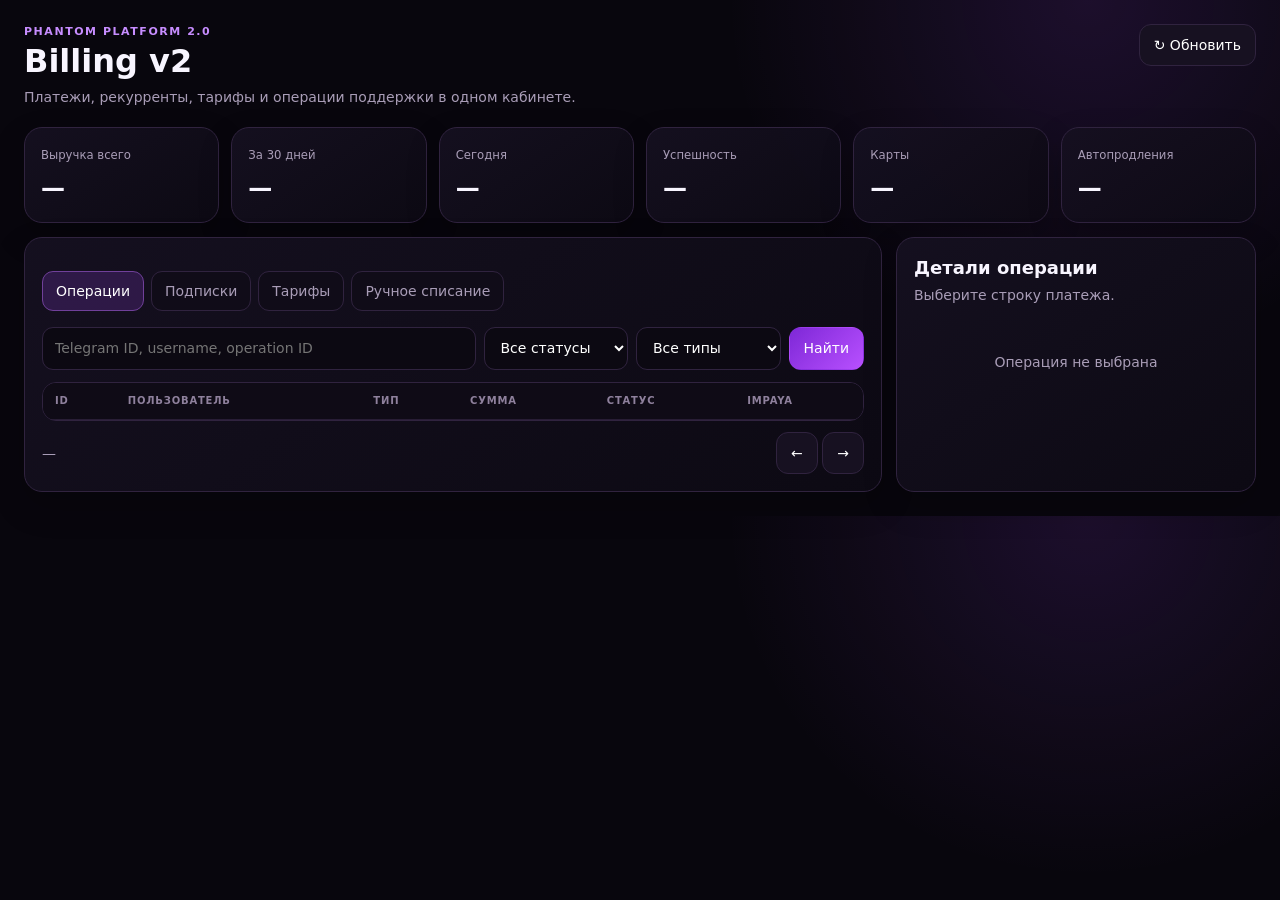
<file: app/static/admin/billing-v2.html>
<!doctype html>
<html lang="ru"><head><meta charset="utf-8"><meta name="viewport" content="width=device-width,initial-scale=1"><meta name="color-scheme" content="dark"><title>Billing v2 · Phantom</title>
<style>
:root{--bg:#08060d;--panel:#100c18;--panel2:#151020;--line:#30233f;--text:#f8f5ff;--muted:#a99db7;--accent:#a84cff;--green:#42d392;--red:#ff667d;--yellow:#ffc75f;--blue:#65a7ff}*{box-sizing:border-box}body{margin:0;background:radial-gradient(circle at 85% 0,rgba(168,76,255,.13),transparent 30%),var(--bg);color:var(--text);font:14px/1.45 Inter,system-ui,sans-serif}.wrap{max-width:1540px;margin:auto;padding:24px}.top{display:flex;justify-content:space-between;gap:18px;align-items:flex-start;margin-bottom:20px}.eyebrow{color:#c78dff;font-size:11px;font-weight:900;letter-spacing:.14em;text-transform:uppercase}.top h1{font-size:32px;line-height:1.05;margin:5px 0 8px}.muted{color:var(--muted)}button,input,select,textarea{font:inherit}.btn{border:1px solid var(--line);border-radius:12px;background:#171121;color:white;padding:10px 14px;cursor:pointer}.btn:hover{border-color:#70449c}.btn.primary{background:linear-gradient(135deg,#7e28d7,#b850ff);border-color:transparent}.btn.danger{background:rgba(255,102,125,.1);color:#ff9bad;border-color:rgba(255,102,125,.3)}.metrics{display:grid;grid-template-columns:repeat(6,minmax(0,1fr));gap:12px}.metric,.card{background:linear-gradient(145deg,rgba(21,16,32,.97),rgba(13,10,20,.97));border:1px solid var(--line);border-radius:18px;box-shadow:0 14px 34px rgba(0,0,0,.2)}.metric{padding:16px}.metric b{display:block;font-size:24px;margin-top:7px}.metric small{color:var(--muted)}.layout{display:grid;grid-template-columns:minmax(0,1fr) 360px;gap:14px;margin-top:14px}.card{padding:17px}.card h2{font-size:18px;margin:0 0 4px}.tabs{display:flex;gap:7px;flex-wrap:wrap;margin:16px 0}.tab{border:1px solid var(--line);background:#100c18;color:var(--muted);padding:9px 13px;border-radius:11px;cursor:pointer}.tab.active{background:rgba(168,76,255,.18);border-color:#70409a;color:white}.pane{display:none}.pane.active{display:block}.filters{display:grid;grid-template-columns:1.5fr repeat(2,minmax(130px,.5fr)) auto;gap:8px;margin-bottom:12px}.input{width:100%;background:#0c0912;border:1px solid var(--line);color:white;border-radius:11px;padding:10px 12px;outline:none}.input:focus{border-color:#8050a7}.tablebox{overflow:auto;border:1px solid var(--line);border-radius:14px}table{width:100%;border-collapse:collapse;min-width:940px}th,td{padding:11px 12px;border-bottom:1px solid rgba(48,35,63,.75);text-align:left;vertical-align:top}th{font-size:10px;letter-spacing:.08em;text-transform:uppercase;color:#8f819d;background:#0f0b16;position:sticky;top:0}tr{cursor:pointer}tbody tr:hover{background:rgba(168,76,255,.06)}.badge{display:inline-flex;padding:5px 8px;border-radius:999px;font-size:11px;font-weight:800;background:#26202f}.badge.paid{color:#7cf0b6;background:rgba(66,211,146,.12)}.badge.failed{color:#ff8ca0;background:rgba(255,102,125,.12)}.badge.pending,.badge.processing{color:#ffd685;background:rgba(255,199,95,.12)}.mono{font-family:ui-monospace,SFMono-Regular,monospace;font-size:12px}.clip{max-width:200px;white-space:nowrap;overflow:hidden;text-overflow:ellipsis}.pager{display:flex;justify-content:space-between;align-items:center;margin-top:11px}.sidepanel{position:sticky;top:18px;max-height:calc(100vh - 36px);overflow:auto}.detailgrid{display:grid;grid-template-columns:1fr 1fr;gap:9px}.kv{border:1px solid var(--line);border-radius:12px;padding:10px;background:#0d0a13}.kv small{display:block;color:var(--muted);font-size:10px;margin-bottom:4px}.json{white-space:pre-wrap;word-break:break-word;background:#09070d;border:1px solid var(--line);border-radius:12px;padding:12px;max-height:330px;overflow:auto;color:#d9c9e8}.empty{padding:34px;text-align:center;color:var(--muted)}.subscription{display:grid;grid-template-columns:1fr auto;gap:12px;padding:13px;border:1px solid var(--line);border-radius:14px;margin-bottom:9px;background:#0d0a13}.switch{display:flex;align-items:center;gap:8px}.tariffs{display:grid;grid-template-columns:repeat(3,1fr);gap:12px}.field label{display:block;color:var(--muted);font-size:11px;margin:0 0 5px}.notice{padding:11px 13px;border-radius:12px;margin:10px 0;background:rgba(101,167,255,.1);border:1px solid rgba(101,167,255,.25);color:#cce0ff}.error{background:rgba(255,102,125,.1);border-color:rgba(255,102,125,.3);color:#ffb2be}.hidden{display:none!important}@media(max-width:1200px){.metrics{grid-template-columns:repeat(3,1fr)}.layout{grid-template-columns:1fr}.sidepanel{position:static;max-height:none}}@media(max-width:700px){.wrap{padding:14px}.top{display:block}.top .btn{margin-top:12px}.metrics{grid-template-columns:repeat(2,1fr)}.filters{grid-template-columns:1fr 1fr}.filters input{grid-column:1/-1}.tariffs{grid-template-columns:1fr}.detailgrid{grid-template-columns:1fr}.metric b{font-size:20px}}
</style></head><body><main class="wrap">
<header class="top"><div><div class="eyebrow">Phantom Platform 2.0</div><h1>Billing v2</h1><div class="muted">Платежи, рекурренты, тарифы и операции поддержки в одном кабинете.</div></div><button class="btn" id="refresh">↻ Обновить</button></header>
<section class="metrics" id="metrics"><div class="metric"><small>Выручка всего</small><b>—</b></div><div class="metric"><small>За 30 дней</small><b>—</b></div><div class="metric"><small>Сегодня</small><b>—</b></div><div class="metric"><small>Успешность</small><b>—</b></div><div class="metric"><small>Карты</small><b>—</b></div><div class="metric"><small>Автопродления</small><b>—</b></div></section>
<div class="layout"><section class="card"><div class="tabs"><button class="tab active" data-tab="payments">Операции</button><button class="tab" data-tab="subscriptions">Подписки</button><button class="tab" data-tab="tariffs">Тарифы</button><button class="tab" data-tab="manual">Ручное списание</button></div>
<div class="pane active" id="payments"><div class="filters"><input class="input" id="q" placeholder="Telegram ID, username, operation ID"><select class="input" id="status"><option value="all">Все статусы</option><option value="paid">Успешные</option><option value="failed">Ошибки</option><option value="pending">Ожидают</option><option value="processing">Обрабатываются</option></select><select class="input" id="kind"><option value="all">Все типы</option><option value="initial">Первый платёж</option><option value="renewal">Продление</option><option value="fallback">Резервный</option><option value="manual">Ручной</option></select><button class="btn primary" id="apply">Найти</button></div><div class="tablebox"><table><thead><tr><th>ID</th><th>Пользователь</th><th>Тип</th><th>Сумма</th><th>Статус</th><th>Impaya</th><th>Дата</th></tr></thead><tbody id="paymentRows"></tbody></table></div><div class="pager"><span class="muted" id="pageInfo">—</span><div><button class="btn" id="prev">←</button> <button class="btn" id="next">→</button></div></div></div>
<div class="pane" id="subscriptions"><div id="subscriptionRows" class="empty">Загрузка…</div></div>
<div class="pane" id="tariffs"><div class="notice">Изменения применяются ко всем новым платежам и автоматическим продлениям.</div><div class="tariffs"><div class="field"><label>Первый платёж, ₽</label><input class="input" type="number" id="initialRub"></div><div class="field"><label>Продление, ₽</label><input class="input" type="number" id="renewalRub"></div><div class="field"><label>Резервный тариф, ₽</label><input class="input" type="number" id="fallbackRub"></div></div><button class="btn primary" id="saveTariffs" style="margin-top:12px">Сохранить тарифы</button><div id="tariffMsg"></div></div>
<div class="pane" id="manual"><div class="notice">Списание создаётся как заявка и требует отдельного шестизначного подтверждения.</div><div class="detailgrid"><div class="field"><label>ID пользователя</label><input class="input" type="number" id="manualUser"></div><div class="field"><label>Сумма, ₽</label><input class="input" type="number" id="manualAmount"></div><div class="field"><label>Дней доступа</label><input class="input" type="number" id="manualDays" value="0"></div><div class="field"><label>Причина</label><input class="input" id="manualReason" placeholder="Номер обращения или основание"></div></div><button class="btn primary" id="prepareManual" style="margin-top:12px">Подготовить списание</button><div id="manualConfirm" class="hidden"><div class="notice" id="manualSummary"></div><div class="field"><label>Код подтверждения</label><input class="input" id="manualCode"></div><button class="btn danger" id="confirmManual" style="margin-top:10px">Подтвердить и списать</button></div><div id="manualMsg"></div></div>
</section><aside class="card sidepanel"><h2>Детали операции</h2><div class="muted" style="margin-bottom:13px">Выберите строку платежа.</div><div id="details" class="empty">Операция не выбрана</div></aside></div></main>
<script>
const token=()=>sessionStorage.getItem('adminToken')||localStorage.getItem('adminToken');const headers=()=>({'Authorization':'Bearer '+token(),'Content-Type':'application/json'});const money=v=>new Intl.NumberFormat('ru-RU',{style:'currency',currency:'RUB',maximumFractionDigits:0}).format(v||0);const dt=v=>v?new Date(v).toLocaleString('ru-RU'):'—';const esc=s=>String(s??'').replace(/[&<>"']/g,c=>({'&':'&amp;','<':'&lt;','>':'&gt;','"':'&quot;',"'":'&#39;'}[c]));async function api(url,opt={}){const r=await fetch(url,{...opt,headers:{...headers(),...(opt.headers||{})}});if(r.status===401){location.href='/admin';throw Error('Требуется вход')}const data=await r.json().catch(()=>({}));if(!r.ok)throw Error(data.detail||data.error?.message||'Ошибка запроса');return data}
let offset=0,limit=30,total=0,requestId=null;async function loadOverview(){const d=await api('/api/admin/impaya/overview');const vals=[money(d.revenue.all_time),money(d.revenue.last_30d),money(d.revenue.today),d.payments.success_rate+'%',d.subscriptions.cards_bound,d.subscriptions.auto_renew_enabled];document.querySelectorAll('#metrics b').forEach((e,i)=>e.textContent=vals[i]);initialRub.value=d.tariffs.initial_rub;renewalRub.value=d.tariffs.renewal_rub;fallbackRub.value=d.tariffs.fallback_rub}
const badge=s=>`<span class="badge ${esc(s)}">${({paid:'Оплачен',failed:'Ошибка',pending:'Ожидает',processing:'Обработка'})[s]||esc(s)}</span>`;async function loadPayments(){paymentRows.innerHTML='<tr><td colspan="7" class="empty">Загрузка…</td></tr>';const p=new URLSearchParams({status:status.value,kind:kind.value,q:q.value,limit,offset});const d=await api('/api/admin/impaya/payments?'+p);total=d.total;paymentRows.innerHTML=d.items.length?d.items.map(x=>`<tr data-id="${x.id}"><td>#${x.id}</td><td><b>${esc(x.name||x.username||x.telegram_id)}</b><br><span class="muted">${esc(x.username?'@'+x.username:x.telegram_id)}</span></td><td>${esc(x.kind)}</td><td><b>${money(x.amount)}</b></td><td>${badge(x.status)}</td><td><div class="mono clip" title="${esc(x.transaction_id||x.external_id)}">${esc(x.transaction_id||x.external_id)}</div><span class="muted">${esc(x.state||'')}</span></td><td>${dt(x.paid_at||x.created_at)}</td></tr>`).join(''):'<tr><td colspan="7" class="empty">Операции не найдены</td></tr>';pageInfo.textContent=`${offset+1}–${Math.min(offset+d.items.length,total)} из ${total}`;paymentRows.querySelectorAll('tr[data-id]').forEach(r=>r.onclick=()=>loadDetails(r.dataset.id));prev.disabled=offset===0;next.disabled=offset+limit>=total}
async function loadDetails(id){details.innerHTML='Загрузка…';const x=await api('/api/admin/impaya/payments/'+id);details.innerHTML=`<div class="detailgrid"><div class="kv"><small>Статус</small>${badge(x.status)}</div><div class="kv"><small>Сумма</small><b>${money(x.amount)}</b></div><div class="kv"><small>Пользователь</small>${esc(x.name||x.username||x.telegram_id)}</div><div class="kv"><small>Тип</small>${esc(x.kind)}</div><div class="kv"><small>Operation ID</small><div class="mono">${esc(x.external_id)}</div></div><div class="kv"><small>Transaction ID</small><div class="mono">${esc(x.transaction_id||'—')}</div></div></div>${x.error?`<div class="notice error"><b>${esc(x.error_code||'Ошибка')}</b><br>${esc(x.error)}</div>`:''}<h3>Payload</h3><pre class="json">${esc(JSON.stringify(x.payload,null,2))}</pre>`}
async function loadSubscriptions(){const d=await api('/api/admin/impaya/subscriptions');subscriptionRows.className='';subscriptionRows.innerHTML=d.items.length?d.items.map(x=>`<div class="subscription"><div><b>${esc(x.name||x.username||x.telegram_id)}</b><br><span class="muted">${esc(x.username?'@'+x.username:x.telegram_id)} · ${esc(x.pan_mask||'карта без маски')} · ${esc(x.bank_name||'банк не определён')}</span><br><small class="muted">VIP до ${dt(x.vip_ends_at)}</small></div><label class="switch"><input type="checkbox" data-renew="${x.user_id}" ${x.auto_renew?'checked':''}> Автопродление</label></div>`).join(''):'<div class="empty">Привязок пока нет</div>';subscriptionRows.querySelectorAll('[data-renew]').forEach(e=>e.onchange=async()=>{try{await api('/api/admin/impaya/subscriptions/'+e.dataset.renew+'/auto-renew',{method:'PATCH',body:JSON.stringify({enabled:e.checked})})}catch(err){e.checked=!e.checked;alert(err.message)}})}
function tab(name){document.querySelectorAll('.tab,.pane').forEach(e=>e.classList.remove('active'));document.querySelector(`.tab[data-tab="${name}"]`).classList.add('active');document.getElementById(name).classList.add('active');if(name==='subscriptions')loadSubscriptions()};document.querySelectorAll('.tab').forEach(e=>e.onclick=()=>tab(e.dataset.tab));apply.onclick=()=>{offset=0;loadPayments()};prev.onclick=()=>{offset=Math.max(0,offset-limit);loadPayments()};next.onclick=()=>{offset+=limit;loadPayments()};refresh.onclick=()=>Promise.all([loadOverview(),loadPayments()]);saveTariffs.onclick=async()=>{try{await api('/api/admin/impaya/tariffs',{method:'PATCH',body:JSON.stringify({initial_rub:+initialRub.value,renewal_rub:+renewalRub.value,fallback_rub:+fallbackRub.value})});tariffMsg.innerHTML='<div class="notice">Тарифы сохранены</div>';loadOverview()}catch(e){tariffMsg.innerHTML='<div class="notice error">'+esc(e.message)+'</div>'}};prepareManual.onclick=async()=>{try{const d=await api('/api/admin/impaya/manual-charge/prepare',{method:'POST',body:JSON.stringify({user_id:+manualUser.value,amount_rub:+manualAmount.value,access_days:+manualDays.value,reason:manualReason.value})});requestId=d.request_id;manualConfirm.classList.remove('hidden');manualSummary.innerHTML=`Пользователь: <b>${esc(d.user.name||d.user.telegram_id)}</b><br>Карта: ${esc(d.card.pan_mask||'—')} · ${esc(d.card.bank_name||'—')}<br>Сумма: <b>${money(d.amount_rub)}</b><br>Код: <b class="mono">${esc(d.confirmation_code)}</b>`}catch(e){manualMsg.innerHTML='<div class="notice error">'+esc(e.message)+'</div>'}};confirmManual.onclick=async()=>{if(!requestId)return;try{confirmManual.disabled=true;const d=await api('/api/admin/impaya/manual-charge/'+requestId+'/confirm',{method:'POST',body:JSON.stringify({confirmation_code:manualCode.value})});manualMsg.innerHTML='<div class="notice">Списание выполнено: '+badge(d.status)+'</div>';manualConfirm.classList.add('hidden');loadOverview();loadPayments()}catch(e){manualMsg.innerHTML='<div class="notice error">'+esc(e.message)+'</div>'}finally{confirmManual.disabled=false}};Promise.all([loadOverview(),loadPayments()]).catch(e=>document.body.insertAdjacentHTML('afterbegin','<div class="notice error">'+esc(e.message)+'</div>');
</script></body></html>
</file>
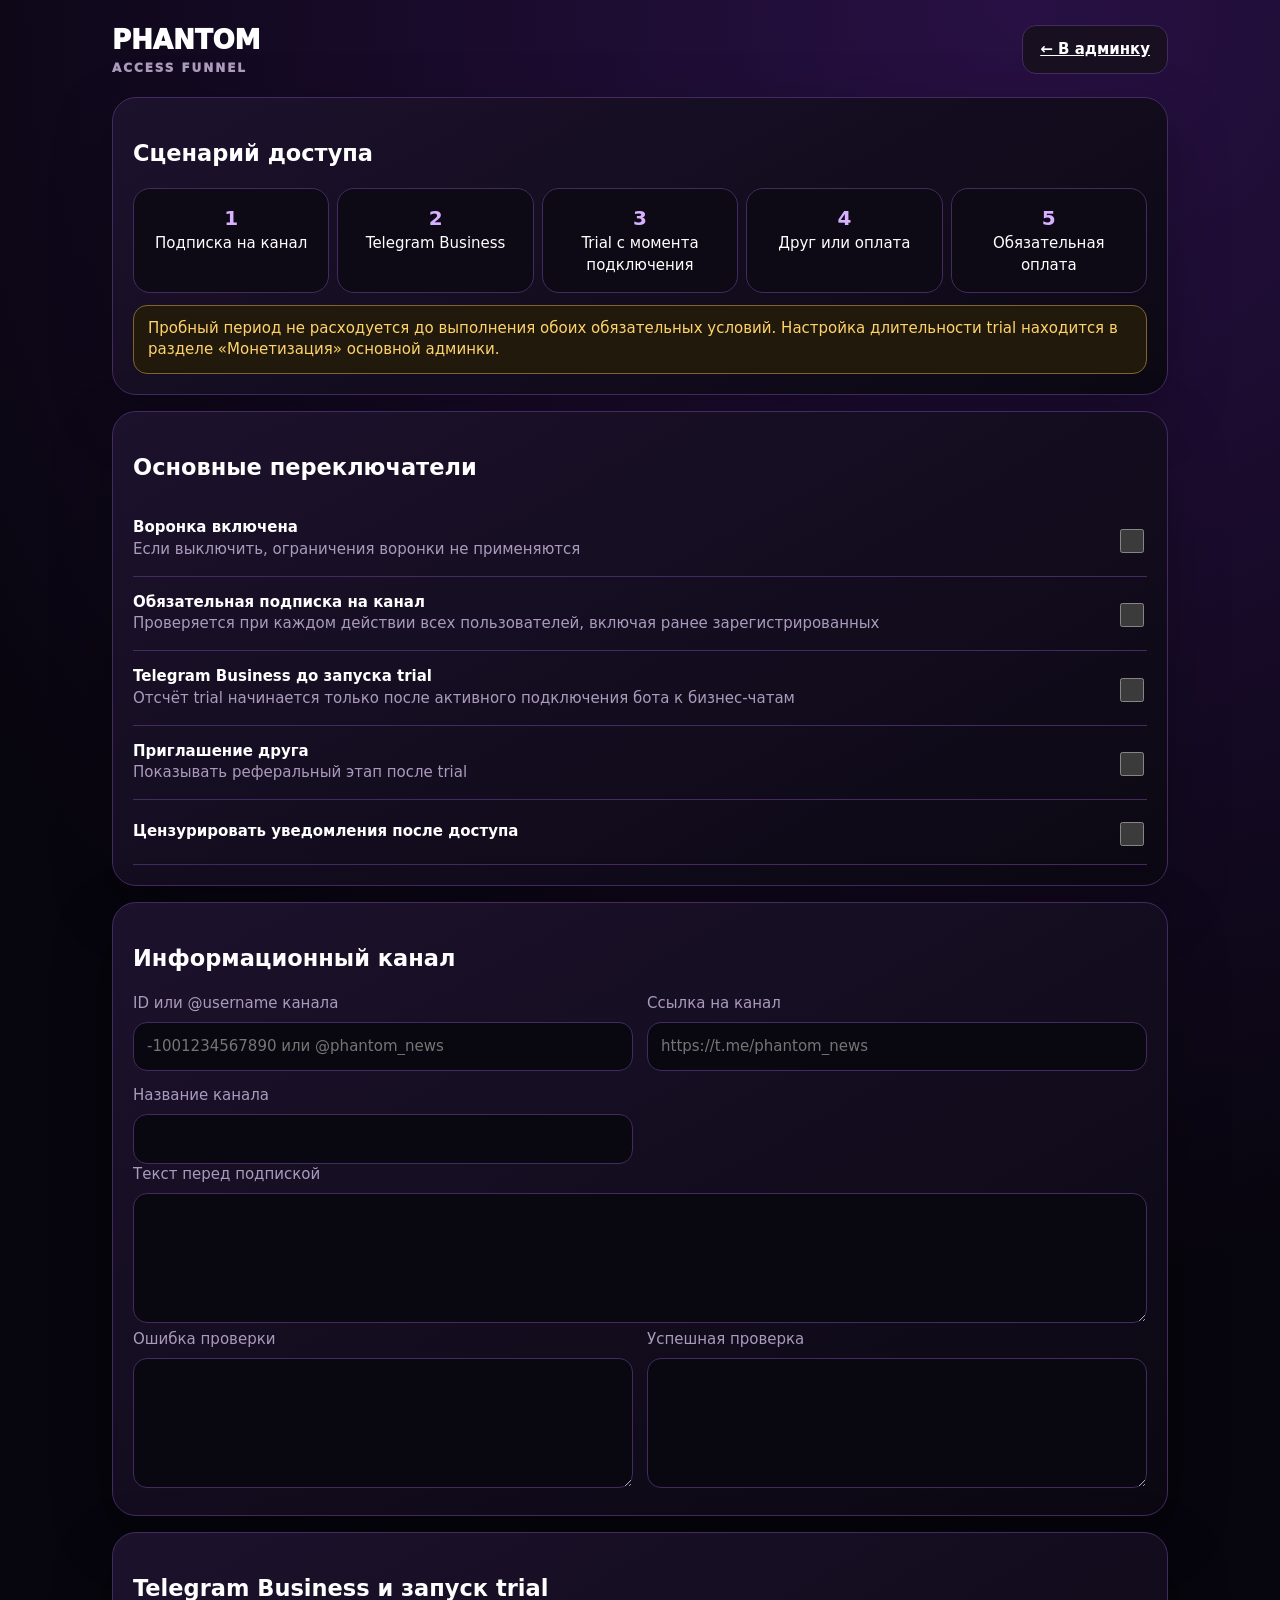
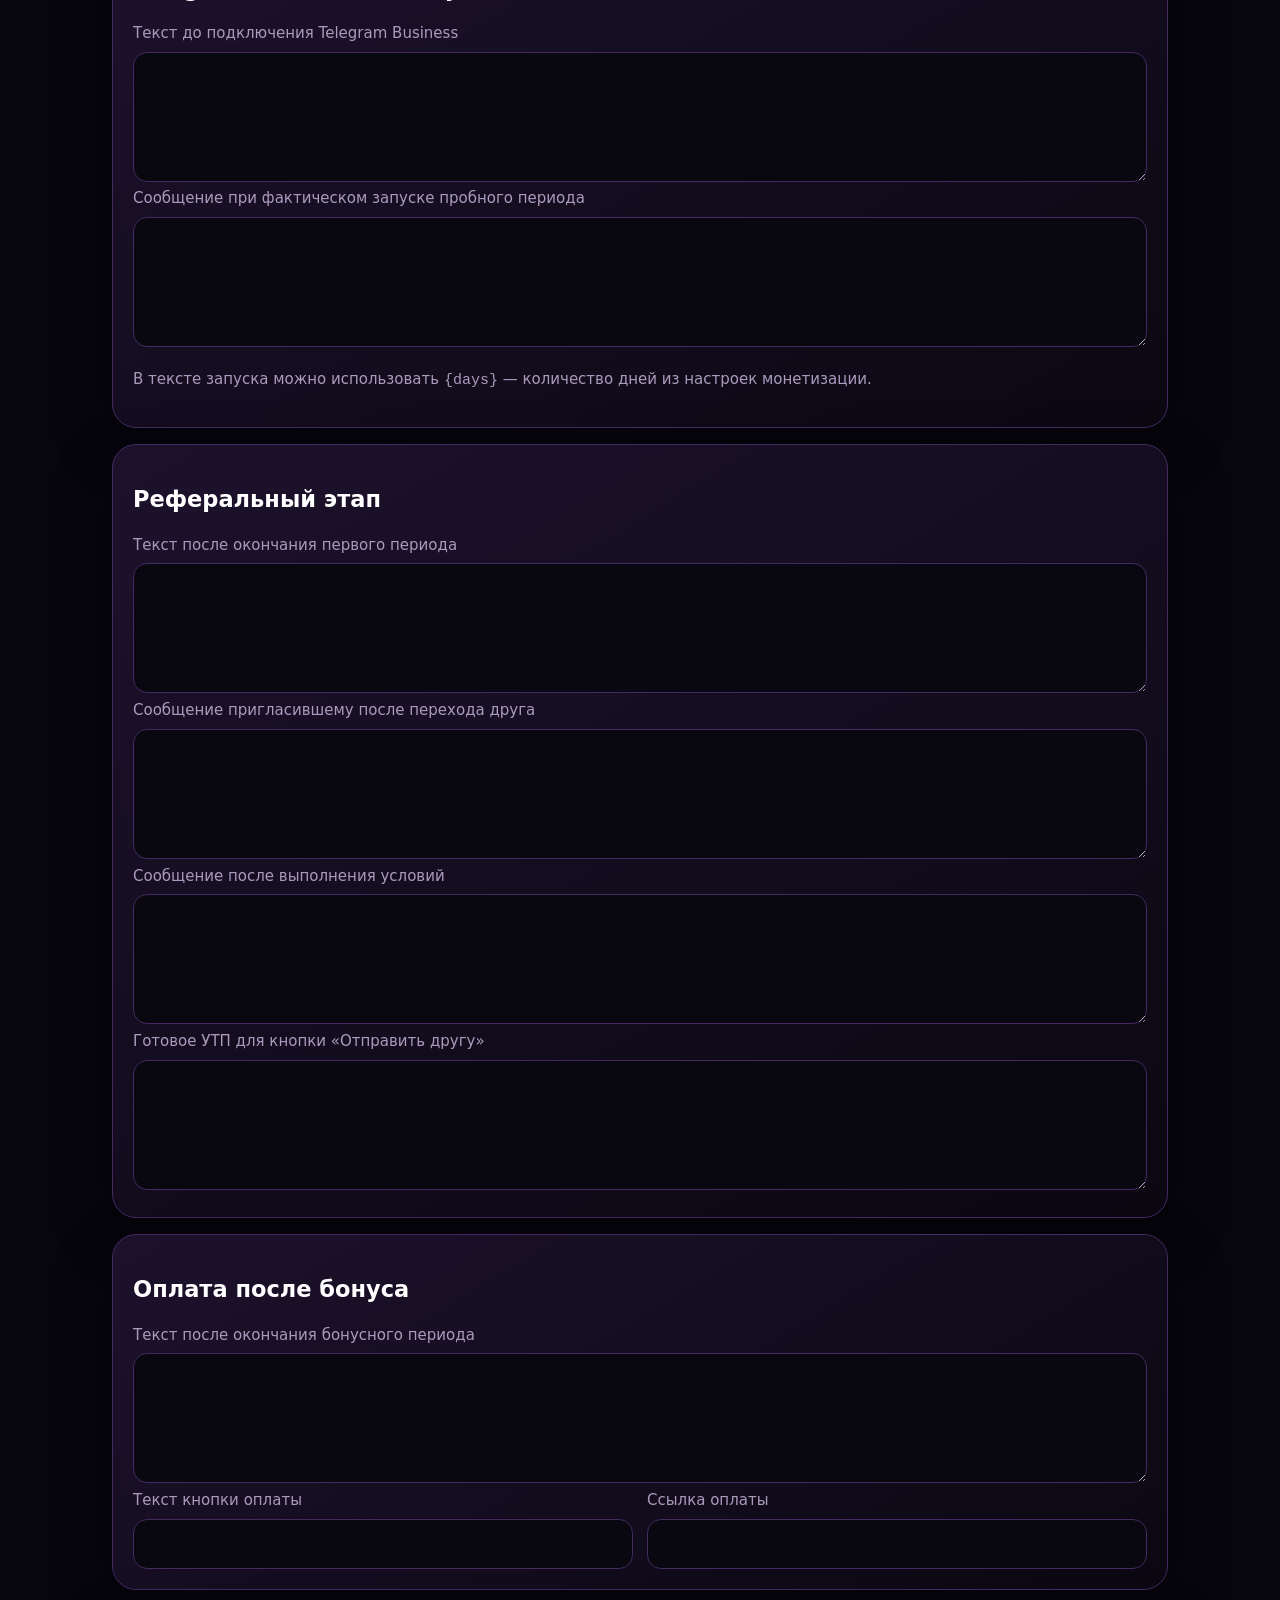
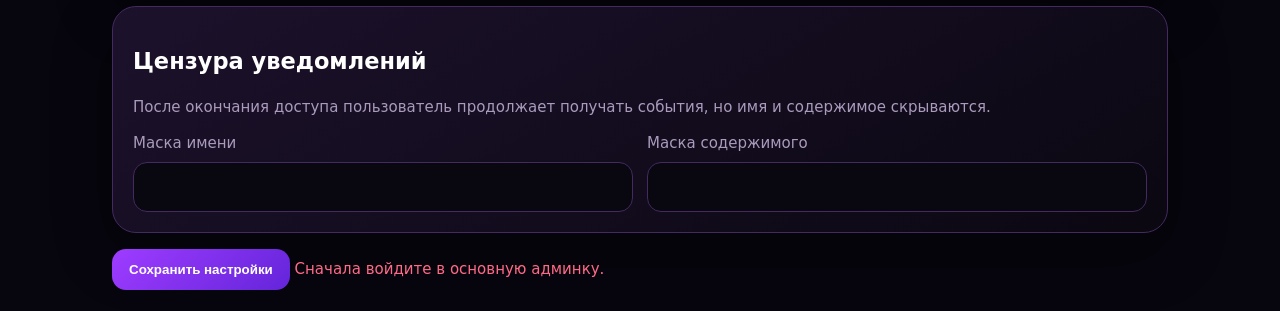
<file: app/static/admin/funnel.html>
<!doctype html>
<html lang="ru">
<head>
<meta charset="utf-8">
<meta name="viewport" content="width=device-width,initial-scale=1,viewport-fit=cover">
<meta name="color-scheme" content="dark">
<title>Phantom — Доступ и воронка</title>
<style>
:root{--bg:#07050d;--panel:#140d22;--line:#432a60;--text:#fff;--muted:#aa9bbd;--accent:#9e3cff;--green:#52dda4;--red:#ff6a88;--warn:#ffd36a}*{box-sizing:border-box}body{margin:0;background:radial-gradient(circle at 80% 0,#281044,transparent 35%),var(--bg);color:var(--text);font:15px/1.45 Inter,system-ui,sans-serif}.wrap{max-width:1100px;margin:auto;padding:22px}.top{display:flex;justify-content:space-between;gap:16px;align-items:center;margin-bottom:20px}.brand{font-size:26px;font-weight:950}.brand small{display:block;color:var(--muted);font-size:12px;letter-spacing:.16em}.card{background:linear-gradient(150deg,rgba(29,18,45,.97),rgba(11,8,18,.97));border:1px solid var(--line);border-radius:24px;padding:20px;margin-bottom:16px;box-shadow:0 20px 60px rgba(0,0,0,.25)}.grid{display:grid;grid-template-columns:1fr 1fr;gap:14px}.switch{display:flex;justify-content:space-between;align-items:center;gap:18px;padding:15px 0;border-bottom:1px solid var(--line)}.switch input{width:24px;height:24px}label{display:block;color:var(--muted)}input,textarea{width:100%;margin-top:7px;padding:13px;border-radius:14px;border:1px solid var(--line);background:#09070f;color:#fff;font:inherit}textarea{min-height:130px;resize:vertical}.primary,.ghost{border:0;border-radius:14px;padding:13px 17px;color:#fff;font-weight:800;cursor:pointer}.primary{background:linear-gradient(135deg,var(--accent),#6425da)}.ghost{background:#181021;border:1px solid var(--line)}.notice{margin-top:14px;color:var(--green)}.error{color:var(--red)}.flow{display:grid;grid-template-columns:repeat(5,1fr);gap:8px}.step{padding:15px;border:1px solid var(--line);border-radius:17px;background:#0d0915;text-align:center}.step b{display:block;font-size:20px;color:#d7b1ff}.muted{color:var(--muted)}.hint{padding:12px 14px;border:1px solid #65408d;border-radius:14px;background:#140c20;color:#d9c4ef;margin-top:12px}.important{padding:12px 14px;border:1px solid #80652b;border-radius:14px;background:#211a0c;color:var(--warn);margin-top:12px}@media(max-width:760px){.wrap{padding:14px}.grid,.flow{grid-template-columns:1fr}.top{align-items:flex-start}.brand{font-size:22px}}
</style>
</head>
<body>
<div class="wrap">
<div class="top"><div class="brand">PHANTOM<small>ACCESS FUNNEL</small></div><a class="ghost" href="/admin">← В админку</a></div>
<div class="card"><h2>Сценарий доступа</h2><div class="flow"><div class="step"><b>1</b>Подписка на канал</div><div class="step"><b>2</b>Telegram Business</div><div class="step"><b>3</b>Trial с момента подключения</div><div class="step"><b>4</b>Друг или оплата</div><div class="step"><b>5</b>Обязательная оплата</div></div><div class="important">Пробный период не расходуется до выполнения обоих обязательных условий. Настройка длительности trial находится в разделе «Монетизация» основной админки.</div></div>
<form id="form">
<div class="card"><h2>Основные переключатели</h2><div class="switch"><div><b>Воронка включена</b><div class="muted">Если выключить, ограничения воронки не применяются</div></div><input id="enabled" type="checkbox"></div><div class="switch"><div><b>Обязательная подписка на канал</b><div class="muted">Проверяется при каждом действии всех пользователей, включая ранее зарегистрированных</div></div><input id="channel_required" type="checkbox"></div><div class="switch"><div><b>Telegram Business до запуска trial</b><div class="muted">Отсчёт trial начинается только после активного подключения бота к бизнес-чатам</div></div><input id="business_required" type="checkbox"></div><div class="switch"><div><b>Приглашение друга</b><div class="muted">Показывать реферальный этап после trial</div></div><input id="referral_required" type="checkbox"></div><div class="switch"><div><b>Цензурировать уведомления после доступа</b></div><input id="redact_expired_notifications" type="checkbox"></div></div>
<div class="card"><h2>Информационный канал</h2><div class="grid"><label>ID или @username канала<input id="channel_id" placeholder="-1001234567890 или @phantom_news"></label><label>Ссылка на канал<input id="channel_url" placeholder="https://t.me/phantom_news"></label><label>Название канала<input id="channel_title"></label><div></div></div><label>Текст перед подпиской<textarea id="subscription_text"></textarea></label><div class="grid"><label>Ошибка проверки<textarea id="subscription_error_text"></textarea></label><label>Успешная проверка<textarea id="subscription_success_text"></textarea></label></div></div>
<div class="card"><h2>Telegram Business и запуск trial</h2><label>Текст до подключения Telegram Business<textarea id="business_required_text"></textarea></label><label>Сообщение при фактическом запуске пробного периода<textarea id="trial_started_text"></textarea></label><p class="muted">В тексте запуска можно использовать <code>{days}</code> — количество дней из настроек монетизации.</p></div>
<div class="card"><h2>Реферальный этап</h2><label>Текст после окончания первого периода<textarea id="referral_text"></textarea></label><label>Сообщение пригласившему после перехода друга<textarea id="referral_started_text"></textarea></label><label>Сообщение после выполнения условий<textarea id="referral_bonus_success_text"></textarea></label><label>Готовое УТП для кнопки «Отправить другу»<textarea id="referral_share_text"></textarea></label></div>
<div class="card"><h2>Оплата после бонуса</h2><label>Текст после окончания бонусного периода<textarea id="payment_required_text"></textarea></label><div class="grid"><label>Текст кнопки оплаты<input id="payment_button_text"></label><label>Ссылка оплаты<input id="payment_url"></label></div></div>
<div class="card"><h2>Цензура уведомлений</h2><p class="muted">После окончания доступа пользователь продолжает получать события, но имя и содержимое скрываются.</p><div class="grid"><label>Маска имени<input id="redacted_actor"></label><label>Маска содержимого<input id="redacted_content"></label></div></div>
<button class="primary" type="submit">Сохранить настройки</button><span id="msg"></span>
</form>
</div>
<script>
const fields=['enabled','channel_required','business_required','channel_id','channel_url','channel_title','subscription_text','subscription_error_text','subscription_success_text','business_required_text','trial_started_text','referral_required','referral_text','referral_started_text','referral_bonus_success_text','referral_share_text','payment_required_text','payment_button_text','payment_url','redact_expired_notifications','redacted_actor','redacted_content'];const bools=new Set(['enabled','channel_required','business_required','referral_required','redact_expired_notifications']);const token=sessionStorage.getItem('adminToken')||localStorage.getItem('adminToken');const msg=document.getElementById('msg');async function api(path,opt={}){const r=await fetch(path,{...opt,headers:{'Content-Type':'application/json',Authorization:`Bearer ${token}`,...(opt.headers||{})},cache:'no-store'});const d=await r.json().catch(()=>({}));if(!r.ok)throw Error(typeof d.detail==='string'?d.detail:'Ошибка API');return d}async function load(){if(!token){msg.className='error';msg.textContent=' Сначала войдите в основную админку.';return}try{const d=await api('/api/admin/funnel/settings');for(const name of fields){const el=document.getElementById(name);if(bools.has(name))el.checked=!!d.settings[name];else el.value=d.settings[name]??''}}catch(e){msg.className='error';msg.textContent=' '+e.message}}document.getElementById('form').onsubmit=async e=>{e.preventDefault();const body={};for(const name of fields){const el=document.getElementById(name);body[name]=bools.has(name)?el.checked:el.value}msg.textContent=' Сохранение…';try{const d=await api('/api/admin/funnel/settings',{method:'PATCH',body:JSON.stringify(body)});for(const name of bools){document.getElementById(name).checked=!!d.settings[name]}msg.className='notice';msg.textContent=' ✓ Сохранено'}catch(e){msg.className='error';msg.textContent=' '+e.message}};load();
</script>
</body>
</html>
</file>
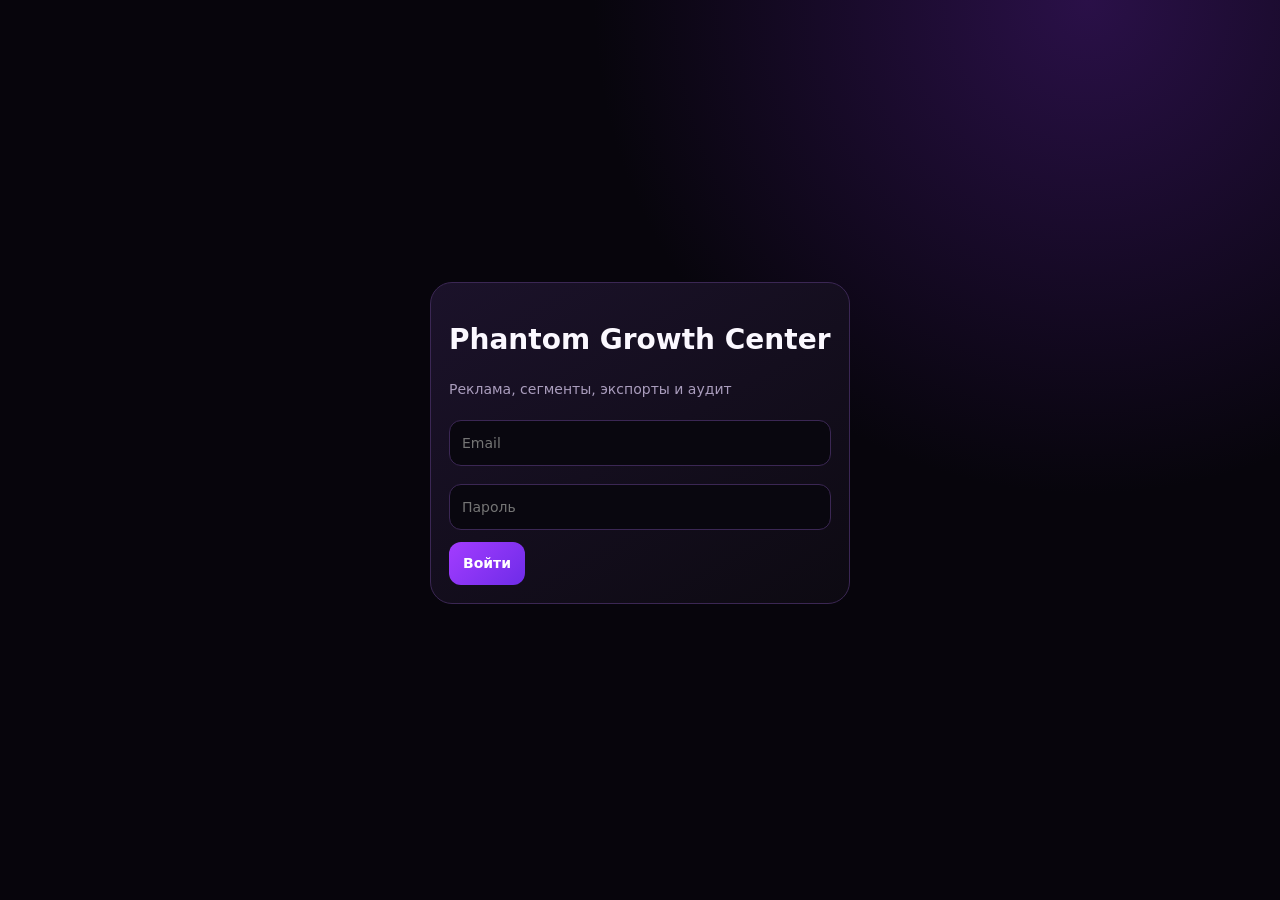
<file: app/static/admin/growth.html>
<!doctype html><html lang="ru"><head><meta charset="utf-8"><meta name="viewport" content="width=device-width,initial-scale=1,viewport-fit=cover"><meta name="color-scheme" content="dark"><title>Phantom Growth Center</title><style>:root{--bg:#07050c;--panel:#151020;--line:#3b2754;--text:#fbf8ff;--muted:#aa9dbd;--accent:#a33cff;--green:#4ee0a4;--red:#ff648c}*{box-sizing:border-box}body{margin:0;background:radial-gradient(circle at 85% 0,#2a1048,transparent 35%),var(--bg);color:var(--text);font:14px/1.45 Inter,system-ui,sans-serif}button,input,select,textarea{font:inherit}.hidden{display:none!important}.login{min-height:100dvh;display:grid;place-items:center;padding:20px}.shell{max-width:1500px;margin:auto;padding:20px}.card{background:linear-gradient(150deg,#1b122a,#0d0a12);border:1px solid var(--line);border-radius:22px;padding:18px;margin-bottom:14px}.grid{display:grid;grid-template-columns:repeat(4,minmax(0,1fr));gap:12px}.toolbar{display:flex;gap:10px;flex-wrap:wrap;align-items:center}.toolbar input,.toolbar select{margin:0;min-width:160px}.toolbar input{flex:1}input,select,textarea{width:100%;padding:12px;border-radius:12px;border:1px solid var(--line);background:#09070f;color:white;margin:6px 0 12px}.primary,.ghost{border:0;border-radius:12px;padding:11px 14px;color:white;cursor:pointer}.primary{background:linear-gradient(135deg,var(--accent),#6e2ce8);font-weight:800}.ghost{background:#171020;border:1px solid var(--line)}table{width:100%;border-collapse:collapse}th,td{padding:11px;border-bottom:1px solid var(--line);text-align:left}.muted{color:var(--muted)}.good{color:var(--green)}.bad{color:var(--red)}.badge{padding:4px 8px;border-radius:999px;background:rgba(163,60,255,.18)}.metric strong{display:block;font-size:25px;margin-top:6px}.tabs{display:flex;gap:8px;overflow:auto;margin-bottom:14px}.tabs button.active{background:rgba(163,60,255,.22)}.section{display:none}.section.active{display:block}.formgrid{display:grid;grid-template-columns:repeat(2,minmax(0,1fr));gap:12px}.modal{position:fixed;inset:0;background:rgba(0,0,0,.7);display:grid;place-items:center;padding:20px}.modal .card{width:min(560px,100%)}@media(max-width:850px){.grid{grid-template-columns:1fr 1fr}.formgrid{grid-template-columns:1fr}.shell{padding:12px}table{display:block;overflow:auto}}@media(max-width:520px){.grid{grid-template-columns:1fr}}</style></head><body><div id="login" class="login"><form id="loginForm" class="card" style="width:min(420px,100%)"><h1>Phantom Growth Center</h1><p class="muted">Реклама, сегменты, экспорты и аудит</p><input id="email" type="email" placeholder="Email" required><input id="password" type="password" placeholder="Пароль" required><div id="loginError" class="bad"></div><button class="primary">Войти</button></form></div><main id="app" class="shell hidden"><div class="toolbar" style="justify-content:space-between;margin-bottom:14px"><div><h1 style="margin:0">Phantom Growth Center</h1><div class="muted">Второй этап расширения веб-админки</div></div><div><button class="ghost" onclick="location.href='/admin'">Основная админка</button> <button id="logout" class="ghost">Выйти</button></div></div><div class="tabs"><button class="ghost active" data-tab="campaigns">Реклама и ROI</button><button class="ghost" data-tab="users">Сегменты пользователей</button><button class="ghost" data-tab="exports">Экспорт</button><button class="ghost" data-tab="audit">Журнал действий</button></div><section id="campaigns" class="section active"><div class="card"><div class="toolbar"><select id="campaignDays"><option value="7">7 дней</option><option value="30" selected>30 дней</option><option value="90">90 дней</option><option value="366">Всё время</option></select><button id="reloadCampaigns" class="primary">Обновить</button></div></div><div id="campaignMetrics" class="grid"></div><div class="card"><h2>Площадки и ссылки</h2><div id="campaignTable"></div></div></section><section id="users" class="section"><div class="card"><div class="toolbar"><input id="userSearch" placeholder="Telegram ID, username или имя"><select id="userStatus"><option value="all">Все статусы</option><option value="trial">Trial</option><option value="referral">Referral</option><option value="vip">VIP</option><option value="active">Active</option><option value="expired">Expired</option><option value="disabled">Disabled</option></select><select id="userSource"><option value="all">Все источники</option><option value="organic">Саморост</option><option value="referral">Приглашения</option></select><select id="userBusiness"><option value="all">Любой Business</option><option value="connected">Business подключён</option><option value="disconnected">Business не подключён</option></select><select id="userPayment"><option value="all">Любые оплаты</option><option value="paid">Оплачивали</option><option value="never">Не оплачивали</option></select><select id="activeDays"><option value="">Любая активность</option><option value="1">Активны сутки</option><option value="7">Активны 7 дней</option><option value="30">Активны 30 дней</option></select><button id="filterUsers" class="primary">Применить</button></div></div><div class="card"><div id="userSummary" class="muted"></div><div id="userTable"></div></div></section><section id="exports" class="section"><div class="grid"><div class="card"><h2>База пользователей</h2><p class="muted">CSV с Telegram ID, статусами и датами активности.</p><button class="primary" onclick="downloadExport('/api/admin/growth/exports/users.csv','phantom-users.csv')">Скачать пользователей</button></div><div class="card"><h2>Платежи</h2><p class="muted">CSV со всеми операциями, статусами и возвратами.</p><button class="primary" onclick="downloadExport('/api/admin/growth/exports/payments.csv','phantom-payments.csv')">Скачать платежи</button></div></div></section><section id="audit" class="section"><div class="card"><div class="toolbar" style="justify-content:space-between"><h2>Журнал действий</h2><button id="reloadAudit" class="primary">Обновить</button></div><div id="auditTable"></div></div></section></main><div id="editModal" class="modal hidden"><form id="campaignForm" class="card"><h2>Настройки площадки</h2><input id="campaignCode" readonly><input id="campaignTitle" placeholder="Название площадки" required><input id="campaignPlatform" placeholder="Платформа"><input id="campaignCost" type="number" min="0" step="0.01" placeholder="Стоимость рекламы, ₽"><textarea id="campaignNote" placeholder="Комментарий"></textarea><div class="toolbar"><button class="primary">Сохранить</button><button type="button" id="closeModal" class="ghost">Отмена</button></div></form></div><script>const state={token:sessionStorage.getItem('adminToken'),campaigns:[]};const $=s=>document.querySelector(s);const esc=v=>String(v??'').replace(/[&<>"']/g,c=>({'&':'&amp;','<':'&lt;','>':'&gt;','"':'&quot;',"'":'&#39;'}[c]));const money=v=>`${Number(v||0).toLocaleString('ru-RU',{maximumFractionDigits:2})} ₽`;const fmt=v=>v?new Date(v).toLocaleString('ru-RU'):'—';async function api(path,opt={}){const r=await fetch(path,{...opt,headers:{Authorization:`Bearer ${state.token}`,'Content-Type':'application/json',...(opt.headers||{})},cache:'no-store'});if(r.status===401){logout();throw Error('Сессия завершена')}const d=await r.json().catch(()=>({}));if(!r.ok)throw Error(d.detail||d.error?.message||'Ошибка API');return d}function logout(){sessionStorage.removeItem('adminToken');state.token=null;$('#app').classList.add('hidden');$('#login').classList.remove('hidden')}$('#logout').onclick=logout;$('#loginForm').onsubmit=async e=>{e.preventDefault();try{const r=await fetch('/api/admin/auth/login',{method:'POST',headers:{'Content-Type':'application/json'},body:JSON.stringify({email:$('#email').value,password:$('#password').value})});if(!r.ok)throw Error('Неверный email или пароль');state.token=(await r.json()).access_token;sessionStorage.setItem('adminToken',state.token);boot()}catch(x){$('#loginError').textContent=x.message}};document.querySelectorAll('[data-tab]').forEach(b=>b.onclick=()=>{document.querySelectorAll('[data-tab],.section').forEach(x=>x.classList.remove('active'));b.classList.add('active');$('#'+b.dataset.tab).classList.add('active');if(b.dataset.tab==='campaigns')loadCampaigns();if(b.dataset.tab==='users')loadUsers();if(b.dataset.tab==='audit')loadAudit()});function metric(label,value,cls=''){return `<div class="card metric"><span class="muted">${esc(label)}</span><strong class="${cls}">${esc(value)}</strong></div>`}async function loadCampaigns(){const d=await api('/api/admin/growth/campaigns?days='+$('#campaignDays').value);state.campaigns=d.items;const cost=d.items.reduce((s,x)=>s+x.cost_rub,0),revenue=d.items.reduce((s,x)=>s+x.revenue,0),regs=d.items.reduce((s,x)=>s+x.registrations,0),buyers=d.items.reduce((s,x)=>s+x.buyers,0);$('#campaignMetrics').innerHTML=[metric('Расходы',money(cost)),metric('Доход',money(revenue),'good'),metric('Регистрации',regs),metric('Покупатели',buyers),metric('Общий ROI',cost?Math.round((revenue-cost)/cost*10000)/100+'%':'—',revenue>=cost?'good':'bad'),metric('Средний CAC',regs?money(cost/regs):'—')].join('');$('#campaignTable').innerHTML=d.items.length?`<table><tr><th>Площадка</th><th>Расход</th><th>Регистрации</th><th>Покупатели</th><th>Доход</th><th>CAC</th><th>CPA</th><th>ROI</th><th></th></tr>${d.items.map((x,i)=>`<tr><td><b>${esc(x.title)}</b><div class="muted">${esc(x.platform||x.code)} · ${esc(x.code)}</div></td><td>${money(x.cost_rub)}</td><td>${x.registrations}</td><td>${x.buyers}</td><td>${money(x.revenue)}</td><td>${x.cac==null?'—':money(x.cac)}</td><td>${x.cpa==null?'—':money(x.cpa)}</td><td class="${x.roi==null?'':x.roi>=0?'good':'bad'}">${x.roi==null?'—':x.roi+'%'}</td><td><button class="ghost" onclick="editCampaign(${i})">Изменить</button></td></tr>`).join('')}</table>`:'<div class="muted">Переходов пока нет. Новая площадка появится после первого реферального перехода.</div>'}$('#reloadCampaigns').onclick=loadCampaigns;function editCampaign(i){const x=state.campaigns[i];$('#campaignCode').value=x.code;$('#campaignTitle').value=x.title;$('#campaignPlatform').value=x.platform;$('#campaignCost').value=x.cost_rub;$('#campaignNote').value=x.note;$('#editModal').classList.remove('hidden')}$('#closeModal').onclick=()=>$('#editModal').classList.add('hidden');$('#campaignForm').onsubmit=async e=>{e.preventDefault();await api('/api/admin/growth/campaigns/'+encodeURIComponent($('#campaignCode').value),{method:'PUT',body:JSON.stringify({title:$('#campaignTitle').value,platform:$('#campaignPlatform').value,cost_rub:Number($('#campaignCost').value||0),note:$('#campaignNote').value})});$('#editModal').classList.add('hidden');loadCampaigns()};async function loadUsers(){const p=new URLSearchParams({search:$('#userSearch').value,status:$('#userStatus').value,source:$('#userSource').value,business:$('#userBusiness').value,payment:$('#userPayment').value,limit:'200'});if($('#activeDays').value)p.set('active_days',$('#activeDays').value);const d=await api('/api/admin/growth/users?'+p);$('#userSummary').textContent=`Найдено пользователей: ${d.total}`;$('#userTable').innerHTML=d.items.length?`<table><tr><th>Пользователь</th><th>Telegram ID</th><th>Статус</th><th>Регистрация</th><th>Последняя активность</th></tr>${d.items.map(x=>`<tr><td><b>${esc(x.name||x.username||'Без имени')}</b><div class="muted">@${esc(x.username||'—')}</div></td><td>${x.telegram_id}</td><td><span class="badge">${esc(x.subscription_status)}</span></td><td>${fmt(x.registered_at)}</td><td>${fmt(x.last_seen_at)}</td></tr>`).join('')}</table>`:'<div class="muted">Ничего не найдено</div>'}$('#filterUsers').onclick=loadUsers;async function downloadExport(path,name){const r=await fetch(path,{headers:{Authorization:`Bearer ${state.token}`}});if(!r.ok)throw Error('Не удалось подготовить файл');const blob=await r.blob(),url=URL.createObjectURL(blob),a=document.createElement('a');a.href=url;a.download=name;a.click();URL.revokeObjectURL(url)}async function loadAudit(){const d=await api('/api/admin/growth/audit');$('#auditTable').innerHTML=d.items.length?`<table><tr><th>Дата</th><th>Администратор</th><th>Действие</th><th>Детали</th></tr>${d.items.map(x=>`<tr><td>${fmt(x.at)}</td><td>${esc(x.admin)}</td><td><span class="badge">${esc(x.action)}</span></td><td><pre style="white-space:pre-wrap;margin:0">${esc(JSON.stringify(x.details,null,2))}</pre></td></tr>`).join('')}</table>`:'<div class="muted">Журнал пока пуст</div>'}$('#reloadAudit').onclick=loadAudit;async function boot(){if(!state.token)return logout();$('#login').classList.add('hidden');$('#app').classList.remove('hidden');await loadCampaigns()}boot();</script></body></html>
</file>
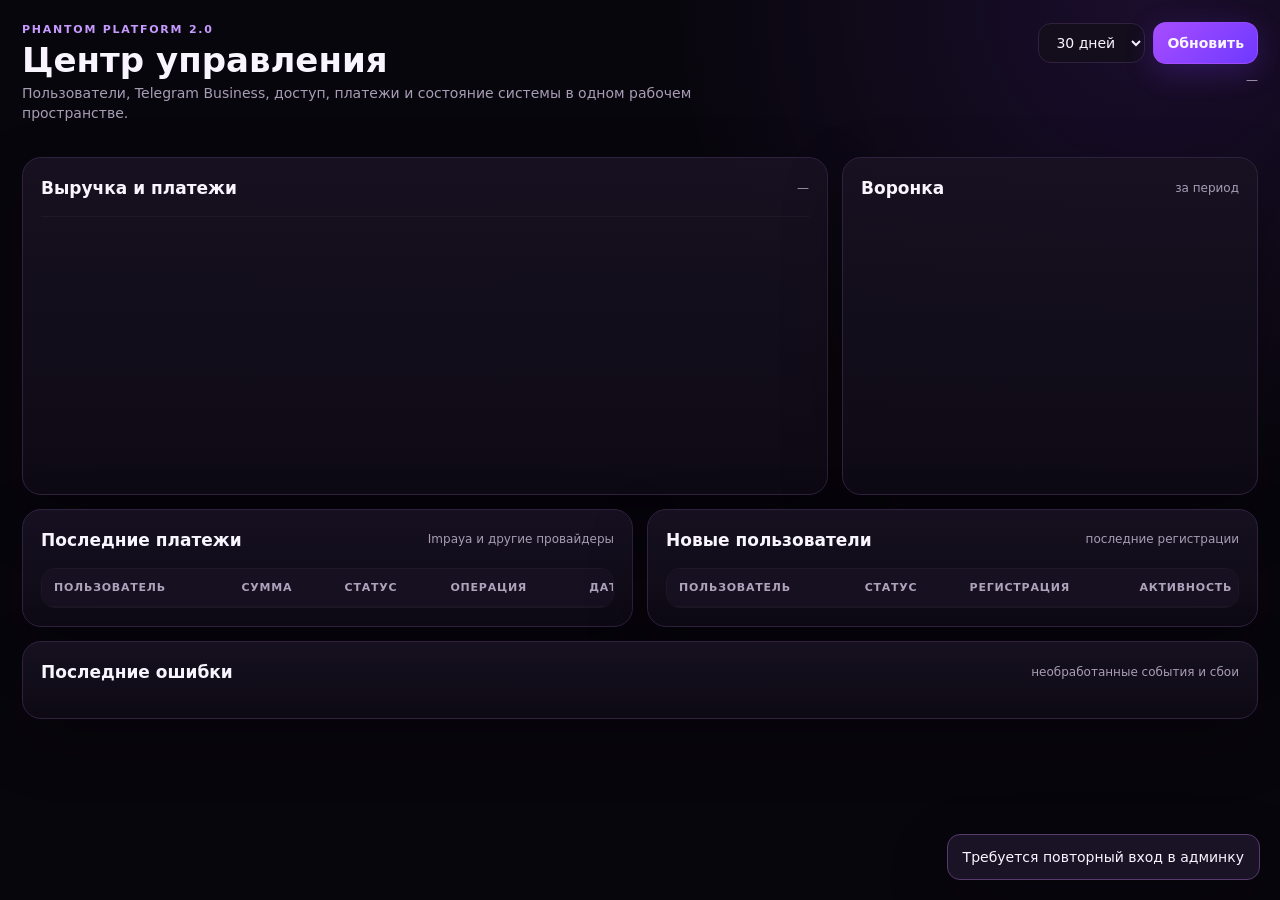
<file: app/static/admin/platform.html>
<!doctype html>
<html lang="ru">
<head>
<meta charset="utf-8">
<meta name="viewport" content="width=device-width,initial-scale=1,viewport-fit=cover">
<meta name="color-scheme" content="dark">
<title>Phantom Platform</title>
<style>
:root{--bg:#08060d;--panel:#100c18;--panel2:#151020;--line:#30213f;--text:#f8f5ff;--muted:#a89db5;--accent:#a74dff;--accent2:#6e39ff;--ok:#5ce1a1;--warn:#ffc75c;--bad:#ff6b8a;--shadow:0 22px 60px rgba(0,0,0,.28)}
*{box-sizing:border-box}html,body{margin:0;min-height:100%;background:radial-gradient(circle at 90% 0,rgba(153,67,255,.13),transparent 35%),var(--bg);color:var(--text);font:14px/1.45 Inter,system-ui,-apple-system,sans-serif}body{padding:22px}.wrap{max-width:1600px;margin:auto}.top{display:flex;gap:20px;align-items:flex-start;justify-content:space-between;margin-bottom:20px}.eyebrow{font-size:11px;letter-spacing:.16em;text-transform:uppercase;color:#c69aff;font-weight:800}.top h1{margin:5px 0 4px;font-size:34px;line-height:1.05}.subtitle{color:var(--muted);max-width:760px}.tools{display:flex;gap:8px;align-items:center}.select,.button{border:1px solid var(--line);background:rgba(19,14,28,.92);color:var(--text);border-radius:13px;padding:10px 13px;font:inherit}.button{cursor:pointer;font-weight:750}.button.primary{border-color:rgba(167,77,255,.65);background:linear-gradient(135deg,var(--accent),var(--accent2));box-shadow:0 8px 30px rgba(130,57,255,.24)}.button:disabled{opacity:.55;cursor:wait}.meta{font-size:12px;color:var(--muted);margin-top:8px;text-align:right}.grid{display:grid;gap:14px}.metrics{grid-template-columns:repeat(6,minmax(0,1fr));margin-bottom:14px}.card{position:relative;overflow:hidden;border:1px solid var(--line);background:linear-gradient(180deg,rgba(23,17,33,.95),rgba(14,10,21,.96));border-radius:19px;box-shadow:var(--shadow)}.metric{padding:17px;min-height:125px}.metric:after{content:"";position:absolute;width:90px;height:90px;border-radius:50%;right:-35px;top:-35px;background:rgba(167,77,255,.09);filter:blur(2px)}.metric .label{color:var(--muted);font-size:12px}.metric .value{font-size:27px;font-weight:900;margin-top:8px;letter-spacing:-.03em}.metric .note{font-size:11px;color:#c4b9cf;margin-top:7px}.metric.good .value{color:var(--ok)}.metric.bad .value{color:var(--bad)}.metric.warn .value{color:var(--warn)}.section-grid{grid-template-columns:minmax(0,1.55fr) minmax(360px,.8fr);margin-bottom:14px}.panel{padding:18px}.panel-title{display:flex;align-items:center;justify-content:space-between;gap:15px;margin-bottom:15px}.panel-title h2{font-size:17px;margin:0}.panel-title span{color:var(--muted);font-size:12px}.chart{height:260px;display:flex;align-items:flex-end;gap:6px;padding:22px 6px 3px;border-top:1px solid rgba(255,255,255,.04);position:relative}.bar-wrap{height:100%;min-width:8px;flex:1;display:flex;align-items:flex-end;gap:2px;position:relative}.bar{width:100%;min-height:2px;border-radius:7px 7px 2px 2px;background:linear-gradient(180deg,#bd75ff,#7337e9);opacity:.92}.bar.failed{max-width:4px;background:var(--bad);opacity:.7}.bar-wrap:hover:before{content:attr(data-tip);position:absolute;bottom:calc(100% + 8px);left:50%;transform:translateX(-50%);white-space:nowrap;background:#21152f;border:1px solid #51356c;padding:6px 8px;border-radius:8px;font-size:11px;z-index:4}.funnel{display:grid;gap:12px}.funnel-row{display:grid;grid-template-columns:110px 1fr 55px;align-items:center;gap:10px}.track{height:10px;background:#241a30;border-radius:20px;overflow:hidden}.fill{height:100%;border-radius:20px;background:linear-gradient(90deg,var(--accent2),#c45dff)}.funnel-row b{text-align:right}.status-grid{display:grid;grid-template-columns:repeat(3,1fr);gap:10px;margin-top:16px}.status-box{background:#0d0a13;border:1px solid #2b2037;padding:12px;border-radius:13px}.status-box span{display:block;color:var(--muted);font-size:11px}.status-box b{display:block;font-size:19px;margin-top:3px}.tables{grid-template-columns:1fr 1fr;margin-bottom:14px}.table-wrap{overflow:auto;border-radius:14px;border:1px solid rgba(255,255,255,.05)}table{width:100%;border-collapse:collapse;min-width:620px}th,td{text-align:left;padding:11px 12px;border-bottom:1px solid rgba(255,255,255,.05);vertical-align:middle}th{position:sticky;top:0;background:#171021;color:#afa2bc;font-size:11px;text-transform:uppercase;letter-spacing:.07em}tr:last-child td{border-bottom:0}.user{display:flex;align-items:center;gap:9px}.avatar{width:31px;height:31px;border-radius:10px;display:grid;place-items:center;background:linear-gradient(135deg,#7432d9,#c05cff);font-weight:900}.dim{color:var(--muted);font-size:12px}.mono{font-family:ui-monospace,SFMono-Regular,Menlo,monospace;max-width:175px;overflow:hidden;text-overflow:ellipsis;white-space:nowrap}.badge{display:inline-flex;align-items:center;border:1px solid #453256;background:#1a1224;border-radius:999px;padding:4px 8px;font-size:11px;font-weight:750}.badge.paid,.badge.vip,.badge.trial{color:var(--ok);border-color:rgba(92,225,161,.28);background:rgba(92,225,161,.08)}.badge.failed,.badge.declined,.badge.rejected,.badge.cancelled,.badge.expired{color:var(--bad);border-color:rgba(255,107,138,.27);background:rgba(255,107,138,.08)}.badge.pending,.badge.processing,.badge.referral{color:var(--warn);border-color:rgba(255,199,92,.27);background:rgba(255,199,92,.08)}.errors{display:grid;gap:8px}.error{padding:11px 12px;border:1px solid rgba(255,107,138,.18);background:rgba(255,107,138,.04);border-radius:12px}.error-head{display:flex;justify-content:space-between;gap:12px}.error p{color:#c6b8cc;margin:7px 0 0;white-space:nowrap;overflow:hidden;text-overflow:ellipsis}.empty{padding:30px;color:var(--muted);text-align:center}.skeleton{height:125px;border-radius:19px;background:linear-gradient(90deg,#100c18 25%,#1a1325 50%,#100c18 75%);background-size:200% 100%;animation:shine 1.4s infinite}@keyframes shine{to{background-position:-200% 0}}.toast{position:fixed;right:20px;bottom:20px;padding:12px 15px;border:1px solid #563b6d;background:#1a1225;border-radius:13px;box-shadow:var(--shadow);display:none;z-index:10}.toast.show{display:block}@media(max-width:1250px){.metrics{grid-template-columns:repeat(3,1fr)}.section-grid,.tables{grid-template-columns:1fr}}@media(max-width:700px){body{padding:12px}.top{display:block}.tools{margin-top:15px}.top h1{font-size:29px}.metrics{grid-template-columns:1fr 1fr}.metric{min-height:110px;padding:14px}.metric .value{font-size:23px}.section-grid{grid-template-columns:1fr}.panel{padding:14px}.chart{height:210px}.status-grid{grid-template-columns:1fr}.funnel-row{grid-template-columns:90px 1fr 48px}.meta{text-align:left}.tables{grid-template-columns:1fr}}@media(max-width:420px){.metrics{grid-template-columns:1fr}.tools{display:grid;grid-template-columns:1fr 1fr}}
</style>
</head>
<body>
<div class="wrap">
<header class="top">
<div><div class="eyebrow">Phantom Platform 2.0</div><h1>Центр управления</h1><div class="subtitle">Пользователи, Telegram Business, доступ, платежи и состояние системы в одном рабочем пространстве.</div></div>
<div><div class="tools"><select id="period" class="select"><option value="7">7 дней</option><option value="30" selected>30 дней</option><option value="90">90 дней</option><option value="365">Год</option></select><button id="refresh" class="button primary">Обновить</button></div><div id="generated" class="meta">—</div></div>
</header>
<div id="metrics" class="grid metrics"></div>
<div class="grid section-grid"><section class="card panel"><div class="panel-title"><h2>Выручка и платежи</h2><span id="chartCaption">—</span></div><div id="paymentChart" class="chart"></div></section><section class="card panel"><div class="panel-title"><h2>Воронка</h2><span>за период</span></div><div id="funnel" class="funnel"></div><div id="operations" class="status-grid"></div></section></div>
<div class="grid tables"><section class="card panel"><div class="panel-title"><h2>Последние платежи</h2><span>Impaya и другие провайдеры</span></div><div class="table-wrap"><table><thead><tr><th>Пользователь</th><th>Сумма</th><th>Статус</th><th>Операция</th><th>Дата</th></tr></thead><tbody id="payments"></tbody></table></div></section><section class="card panel"><div class="panel-title"><h2>Новые пользователи</h2><span>последние регистрации</span></div><div class="table-wrap"><table><thead><tr><th>Пользователь</th><th>Статус</th><th>Регистрация</th><th>Активность</th></tr></thead><tbody id="users"></tbody></table></div></section></div>
<section class="card panel"><div class="panel-title"><h2>Последние ошибки</h2><span>необработанные события и сбои</span></div><div id="errors" class="errors"></div></section>
</div><div id="toast" class="toast"></div>
<script>
const $=id=>document.getElementById(id);const money=v=>new Intl.NumberFormat('ru-RU',{style:'currency',currency:'RUB',maximumFractionDigits:0}).format(Number(v||0));const num=v=>new Intl.NumberFormat('ru-RU').format(Number(v||0));const date=v=>v?new Date(v).toLocaleString('ru-RU',{day:'2-digit',month:'2-digit',year:'2-digit',hour:'2-digit',minute:'2-digit'}):'—';
function token(){return sessionStorage.getItem('adminToken')||localStorage.getItem('adminToken')||''}function esc(v){return String(v??'').replace(/[&<>"']/g,c=>({'&':'&amp;','<':'&lt;','>':'&gt;','"':'&quot;',"'":'&#39;'}[c]))}function toast(text){$('toast').textContent=text;$('toast').classList.add('show');setTimeout(()=>$('toast').classList.remove('show'),3200)}
function metric(label,value,note,cls=''){return `<article class="card metric ${cls}"><div class="label">${label}</div><div class="value">${value}</div><div class="note">${note}</div></article>`}
function badge(status){return `<span class="badge ${esc(status)}">${esc(status)}</span>`}function initials(item){return esc((item.name||item.username||'U').trim().slice(0,1).toUpperCase())}function userCell(item){const name=esc(item.name||item.username||'Без имени');const handle=item.username?'@'+esc(item.username):String(item.telegram_id);return `<div class="user"><div class="avatar">${initials(item)}</div><div><b>${name}</b><div class="dim">${handle}</div></div></div>`}
function loading(){ $('metrics').innerHTML=Array.from({length:6},()=>'<div class="skeleton"></div>').join('');$('paymentChart').innerHTML='';$('payments').innerHTML='<tr><td colspan="5" class="empty">Загрузка…</td></tr>';$('users').innerHTML='<tr><td colspan="4" class="empty">Загрузка…</td></tr>' }
function render(data){const u=data.users,f=data.finance,b=data.business,g=data.growth,o=data.operations;$('generated').textContent='Обновлено: '+date(data.generated_at);$('metrics').innerHTML=[metric('Общая выручка',money(f.revenue_total),'За всё время','good'),metric('За 30 дней',money(f.revenue_30d),`Сегодня: ${money(f.revenue_today)}`,'good'),metric('Пользователи',num(u.total),`Новых за период: ${num(u.period)}`),metric('Business активно',num(b.active),`Подключено за период: ${num(b.period)}`),metric('VIP / Trial',`${num(u.vip_active)} / ${num(u.trial_active)}`,`Истекших: ${num(u.expired)}`,'warn'),metric('Успешность оплат',`${f.success_rate}%`,`Ошибок: ${num(f.failed_period)}`,f.success_rate>=85?'good':'bad')].join('');
const points=data.charts.payments||[];const max=Math.max(1,...points.map(x=>Number(x.revenue||0)));$('chartCaption').textContent=`${money(f.revenue_30d)} · ${num(f.paid_period)} успешных`;$('paymentChart').innerHTML=points.length?points.map(x=>`<div class="bar-wrap" data-tip="${esc(x.date)} · ${money(x.revenue)} · ${x.paid} оплат"><div class="bar" style="height:${Math.max(2,Number(x.revenue||0)/max*100)}%"></div>${x.failed?`<div class="bar failed" style="height:${Math.max(3,Math.min(40,x.failed*7))}%"></div>`:''}</div>`).join(''):'<div class="empty">За период нет платежей</div>';
const steps=[['Регистрации',u.period,100],['Business',b.period,g.business_conversion],['Покупатели',f.paying_users,g.paid_conversion],['Рекурренты',f.recurring_paid,f.paid_period?f.recurring_paid/f.paid_period*100:0]];$('funnel').innerHTML=steps.map(([name,value,pct])=>`<div class="funnel-row"><span>${name}</span><div class="track"><div class="fill" style="width:${Math.min(100,Number(pct||0))}%"></div></div><b>${num(value)}</b></div>`).join('');$('operations').innerHTML=`<div class="status-box"><span>Онлайн сейчас</span><b>${num(u.online_now)}</b></div><div class="status-box"><span>Ошибки</span><b>${num(o.unresolved_errors)}</b></div><div class="status-box"><span>Очередь</span><b>${num(o.queued_jobs)}</b></div>`;
$('payments').innerHTML=(data.recent.payments||[]).map(p=>`<tr><td>${userCell(p)}</td><td><b>${money(p.amount)}</b><div class="dim">${esc(p.provider)}</div></td><td>${badge(p.status)}</td><td class="mono" title="${esc(p.external_id)}">${esc(p.external_id)}</td><td>${date(p.created_at)}</td></tr>`).join('')||'<tr><td colspan="5" class="empty">Платежей нет</td></tr>';
$('users').innerHTML=(data.recent.users||[]).map(x=>`<tr><td>${userCell(x)}</td><td>${badge(x.status)}</td><td>${date(x.registered_at)}</td><td>${date(x.last_seen_at)}</td></tr>`).join('')||'<tr><td colspan="4" class="empty">Пользователей нет</td></tr>';
$('errors').innerHTML=(data.recent.errors||[]).map(e=>`<div class="error"><div class="error-head"><b>${esc(e.type)}</b><span class="dim">${date(e.created_at)}</span></div><p title="${esc(e.message)}">${esc(e.message)}</p><div class="dim mono">${esc(e.correlation_id)}</div></div>`).join('')||'<div class="empty">Ошибок не обнаружено</div>'}
async function load(){const t=token();if(!t){toast('Требуется повторный вход в админку');return}loading();$('refresh').disabled=true;try{const r=await fetch(`/api/admin/platform/dashboard?days=${$('period').value}`,{headers:{Authorization:`Bearer ${t}`}});if(r.status===401){toast('Сессия истекла. Войдите заново.');return}if(!r.ok)throw new Error(await r.text());render(await r.json())}catch(e){toast('Не удалось загрузить Dashboard');console.error(e)}finally{$('refresh').disabled=false}}$('refresh').addEventListener('click',load);$('period').addEventListener('change',load);load();setInterval(load,60000);
</script>
</body></html>
</file>
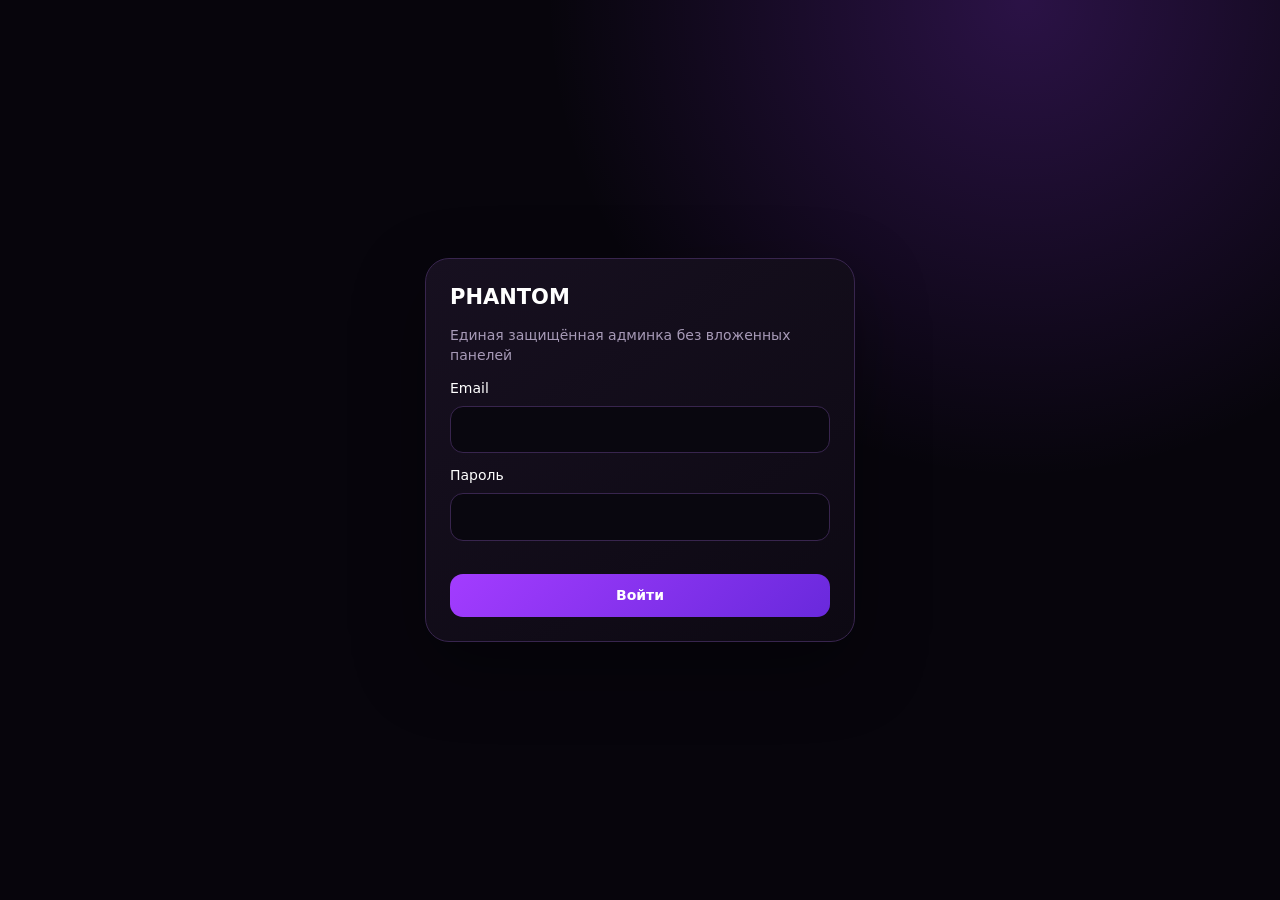
<file: app/static/admin/stable.html>
<!doctype html>
<html lang="ru">
<head>
<meta charset="utf-8">
<meta name="viewport" content="width=device-width,initial-scale=1,viewport-fit=cover">
<meta name="color-scheme" content="dark">
<title>Phantom Control Center</title>
<style>
:root{--bg:#07050c;--panel:#110c19;--line:#38254e;--text:#fff;--muted:#a79ab7;--accent:#9d3cff;--red:#ff7087}*{box-sizing:border-box}html,body{margin:0;height:100%;background:var(--bg);color:var(--text);font:14px/1.4 Inter,system-ui,sans-serif}.hidden{display:none!important}.login{min-height:100dvh;display:grid;place-items:center;padding:20px;background:radial-gradient(circle at 80% 0,rgba(157,60,255,.24),transparent 35%),var(--bg)}.login-card{width:min(430px,100%);padding:24px;border:1px solid var(--line);border-radius:24px;background:linear-gradient(145deg,#171020,#0d0913);box-shadow:0 25px 70px rgba(0,0,0,.35)}h1{margin:0 0 5px}small,.muted{color:var(--muted)}input,button{font:inherit}.field{width:100%;padding:13px 14px;border:1px solid var(--line);border-radius:13px;background:#09070f;color:white;margin:7px 0 13px}.btn{border:1px solid var(--line);border-radius:13px;padding:12px 15px;background:#171020;color:white;cursor:pointer}.btn.primary{width:100%;border:0;background:linear-gradient(135deg,#a33cff,#6929dc);font-weight:800}.error{color:var(--red);min-height:20px}.shell{height:100dvh;display:grid;grid-template-rows:auto minmax(0,1fr)}.bar{border-bottom:1px solid var(--line);background:rgba(9,7,14,.97);padding:12px 16px;display:flex;align-items:center;gap:16px;min-width:0}.brand{font-weight:950;font-size:19px;flex:0 0 auto}.brand small{display:block;font-size:9px;letter-spacing:.16em}.nav{display:flex;gap:6px;overflow:auto;scrollbar-width:none;min-width:0}.nav::-webkit-scrollbar{display:none}.nav button{white-space:nowrap;border:1px solid transparent;border-radius:12px;padding:10px 13px;background:transparent;color:var(--muted);cursor:pointer}.nav button.active{color:white;border-color:rgba(157,60,255,.3);background:linear-gradient(135deg,rgba(157,60,255,.34),rgba(105,41,220,.14))}.logout{margin-left:auto;flex:0 0 auto}.content{position:relative;min-height:0}.frame{position:absolute;inset:0;border:0;width:100%;height:100%;display:none;background:var(--bg)}.frame.active{display:block}.loader{position:absolute;inset:0;display:grid;place-items:center;background:var(--bg);color:var(--muted);z-index:4}.loader.hidden{display:none}@media(max-width:700px){.bar{display:block;padding:10px}.brand{margin:0 4px 8px}.nav{padding-bottom:1px}.logout{position:absolute;right:10px;top:10px;padding:8px 10px}.shell{grid-template-rows:126px minmax(0,1fr)}}
</style>
</head>
<body>
<section id="login" class="login"><form id="loginForm" class="login-card"><h1>PHANTOM</h1><p class="muted">Единая защищённая админка без вложенных панелей</p><label>Email<input id="email" class="field" type="email" required></label><label>Пароль<input id="password" class="field" type="password" required></label><div id="loginError" class="error"></div><button class="btn primary">Войти</button></form></section>
<section id="app" class="shell hidden"><header class="bar"><div class="brand">PHANTOM<small>CONTROL CENTER 2.6</small></div><nav class="nav"><button class="active" data-page="dialogs" data-src="/admin/dialogs-media.html?v=2.6.0">💬 Диалоги</button><button data-page="dashboard" data-src="/admin/platform.html?v=2.6.0">⚡ Dashboard</button><button data-page="users" data-src="/admin/user360-v2.html?v=2.6.0">👤 User360</button><button data-page="billing" data-src="/admin/billing-v2-1.html?v=2.6.0">💳 Billing</button><button data-page="funnel" data-src="/admin/funnel.html?v=2.6.0">🔐 Воронка</button><button data-page="settings" data-src="/admin/index.html?v=2.6.0">⚙️ Старые функции</button></nav><button id="logout" class="btn logout">Выйти</button></header><main class="content"><div id="loader" class="loader">Загрузка…</div><iframe id="dialogs" class="frame active" title="Диалоги"></iframe><iframe id="dashboard" class="frame" title="Dashboard"></iframe><iframe id="users" class="frame" title="User360"></iframe><iframe id="billing" class="frame" title="Billing"></iframe><iframe id="funnel" class="frame" title="Воронка"></iframe><iframe id="settings" class="frame" title="Старые функции"></iframe></main></section>
<script>
const S={token:sessionStorage.getItem('adminToken')||localStorage.getItem('adminToken'),loaded:new Set()};const $=id=>document.getElementById(id);const frames={dialogs:$('dialogs'),dashboard:$('dashboard'),users:$('users'),billing:$('billing'),funnel:$('funnel'),settings:$('settings')};function persist(token){S.token=token;sessionStorage.setItem('adminToken',token);localStorage.setItem('adminToken',token)}function bridge(frame){if(!S.token)return;try{frame.contentWindow.sessionStorage.setItem('adminToken',S.token);frame.contentWindow.localStorage.setItem('adminToken',S.token)}catch(_){}}function load(name){const f=frames[name];if(S.loaded.has(name))return;$('loader').classList.remove('hidden');bridge(f);const btn=document.querySelector(`[data-page="${name}"]`);f.src=btn.dataset.src;S.loaded.add(name)}function boot(){if(!S.token)return;$('login').classList.add('hidden');$('app').classList.remove('hidden');load('dialogs')}Object.entries(frames).forEach(([name,f])=>f.addEventListener('load',()=>{bridge(f);$('loader').classList.add('hidden')}));document.querySelectorAll('[data-page]').forEach(btn=>btn.onclick=()=>{document.querySelectorAll('[data-page],.frame').forEach(x=>x.classList.remove('active'));btn.classList.add('active');frames[btn.dataset.page].classList.add('active');load(btn.dataset.page)});$('loginForm').onsubmit=async e=>{e.preventDefault();$('loginError').textContent='';try{const r=await fetch('/api/admin/auth/login',{method:'POST',headers:{'Content-Type':'application/json'},body:JSON.stringify({email:$('email').value,password:$('password').value})});const d=await r.json().catch(()=>({}));if(!r.ok)throw Error(d.detail||'Неверный email или пароль');persist(d.access_token);boot()}catch(err){$('loginError').textContent=err.message}};$('logout').onclick=()=>{sessionStorage.removeItem('adminToken');localStorage.removeItem('adminToken');location.reload()};boot();
</script>
</body>
</html>
</file>
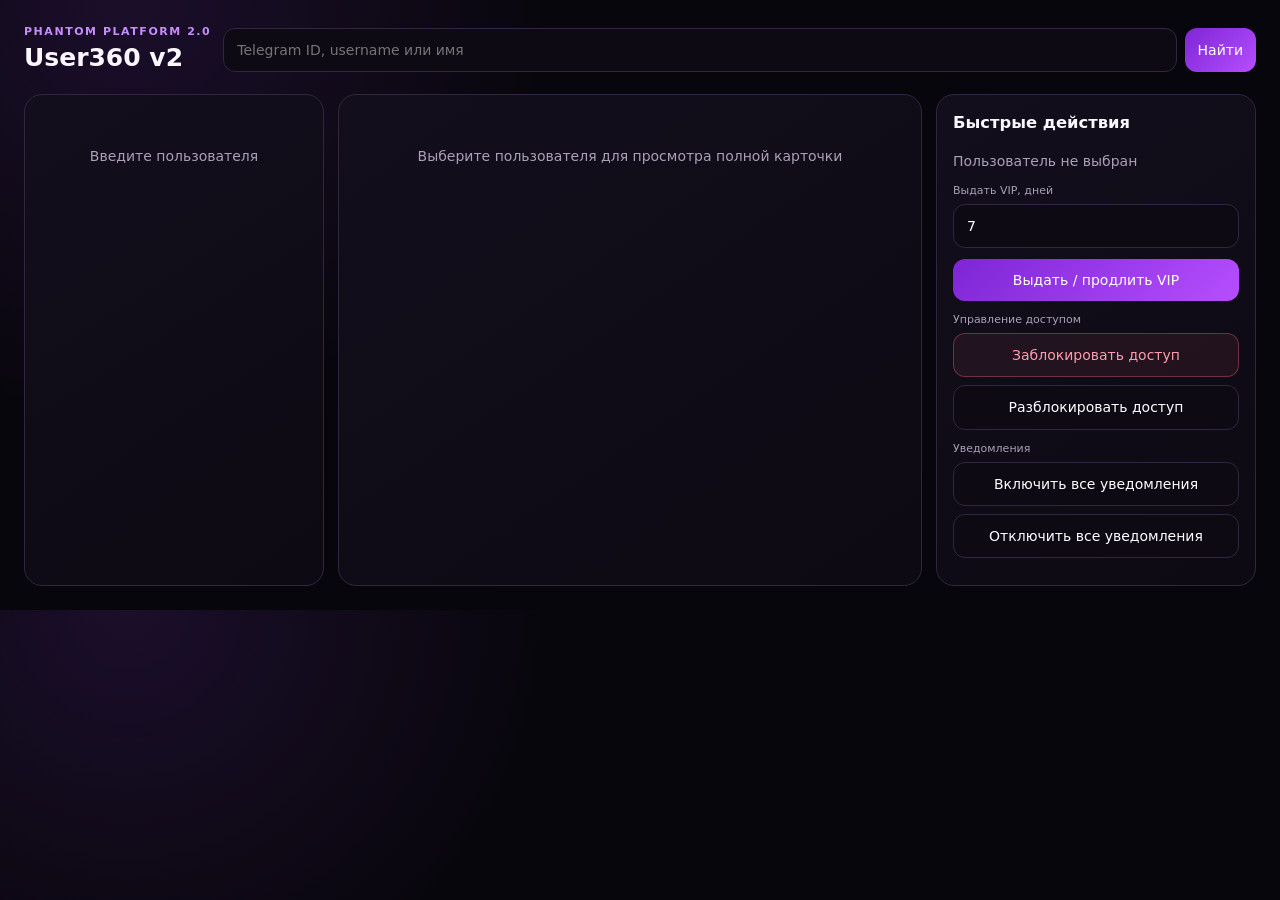
<file: app/static/admin/user360-v2.html>
<!doctype html><html lang="ru"><head><meta charset="utf-8"><meta name="viewport" content="width=device-width,initial-scale=1"><meta name="color-scheme" content="dark"><title>User360 v2 · Phantom</title><style>
:root{--bg:#08060d;--panel:#120e1b;--line:#332542;--text:#faf7ff;--muted:#ab9fba;--accent:#a84cff;--green:#44d69b;--red:#ff6a7f}*{box-sizing:border-box}body{margin:0;background:radial-gradient(circle at 10% 0,rgba(168,76,255,.12),transparent 32%),var(--bg);color:var(--text);font:14px/1.45 Inter,system-ui,sans-serif}.wrap{max-width:1520px;margin:auto;padding:24px}.top{display:flex;gap:12px;align-items:center;margin-bottom:18px}.search{flex:1;display:flex;gap:8px}.input,.btn{border:1px solid var(--line);border-radius:12px;background:#0d0a13;color:white;padding:11px 13px;font:inherit}.input{width:100%;outline:none}.input:focus{border-color:#75439d}.btn{cursor:pointer}.btn.primary{background:linear-gradient(135deg,#7d26d5,#b64eff);border:0}.btn.danger{color:#ff9cad;border-color:rgba(255,106,127,.35);background:rgba(255,106,127,.08)}.layout{display:grid;grid-template-columns:300px minmax(0,1fr) 320px;gap:14px}.card{background:linear-gradient(145deg,rgba(19,14,28,.98),rgba(13,10,19,.98));border:1px solid var(--line);border-radius:18px;padding:16px}.results{max-height:calc(100vh - 115px);overflow:auto}.userrow{padding:12px;border:1px solid transparent;border-radius:13px;cursor:pointer;margin-bottom:7px}.userrow:hover,.userrow.active{background:rgba(168,76,255,.1);border-color:rgba(168,76,255,.26)}.userrow b{display:block}.muted{color:var(--muted)}.profile{display:flex;align-items:center;gap:14px;margin-bottom:16px}.avatar{width:58px;height:58px;border-radius:18px;background:linear-gradient(145deg,#4f1b79,#a84cff);display:grid;place-items:center;font-size:22px;font-weight:900}.profile h1{font-size:26px;margin:0 0 3px}.badges{display:flex;gap:7px;flex-wrap:wrap}.badge{display:inline-flex;padding:5px 8px;border-radius:999px;background:#27202f;font-size:11px;font-weight:800}.badge.ok{background:rgba(68,214,155,.12);color:#82efbd}.badge.bad{background:rgba(255,106,127,.12);color:#ff9cac}.metrics{display:grid;grid-template-columns:repeat(6,1fr);gap:9px}.metric{background:#0d0a13;border:1px solid var(--line);border-radius:13px;padding:11px}.metric small{color:var(--muted);display:block}.metric b{font-size:18px}.sections{display:grid;grid-template-columns:1fr 1fr;gap:12px;margin-top:12px}.section{border:1px solid var(--line);border-radius:14px;padding:13px;background:#0d0a13}.section h3{margin:0 0 10px;font-size:15px}.timeline{max-height:330px;overflow:auto}.event{padding:9px 0;border-bottom:1px solid rgba(51,37,66,.65)}.event:last-child{border:0}.payment{display:grid;grid-template-columns:1fr auto;gap:8px;padding:9px 0;border-bottom:1px solid rgba(51,37,66,.65)}.actions{position:sticky;top:18px;max-height:calc(100vh - 36px);overflow:auto}.field{margin:11px 0}.field label{display:block;color:var(--muted);font-size:11px;margin-bottom:5px}.stack{display:grid;gap:8px}.empty{padding:35px;text-align:center;color:var(--muted)}@media(max-width:1200px){.layout{grid-template-columns:260px 1fr}.actions{grid-column:1/-1;position:static;max-height:none}.metrics{grid-template-columns:repeat(3,1fr)}}@media(max-width:760px){.wrap{padding:13px}.top{display:block}.search{margin-top:8px}.layout{grid-template-columns:1fr}.results{max-height:260px}.metrics{grid-template-columns:repeat(2,1fr)}.sections{grid-template-columns:1fr}.profile h1{font-size:22px}}
</style></head><body><main class="wrap"><div class="top"><div><div style="font-size:11px;letter-spacing:.14em;text-transform:uppercase;color:#c78dff;font-weight:900">Phantom Platform 2.0</div><b style="font-size:25px">User360 v2</b></div><div class="search"><input class="input" id="q" placeholder="Telegram ID, username или имя"><button class="btn primary" id="find">Найти</button></div></div><div class="layout"><aside class="card results" id="results"><div class="empty">Введите пользователя</div></aside><section class="card" id="workspace"><div class="empty">Выберите пользователя для просмотра полной карточки</div></section><aside class="card actions"><h3 style="margin-top:0">Быстрые действия</h3><div id="actionTarget" class="muted">Пользователь не выбран</div><div class="field"><label>Выдать VIP, дней</label><input class="input" type="number" id="grantDays" value="7"></div><button class="btn primary" id="grant" style="width:100%">Выдать / продлить VIP</button><div class="field"><label>Управление доступом</label><div class="stack"><button class="btn danger" id="disable">Заблокировать доступ</button><button class="btn" id="enable">Разблокировать доступ</button></div></div><div class="field"><label>Уведомления</label><div class="stack"><button class="btn" id="notifyOn">Включить все уведомления</button><button class="btn" id="notifyOff">Отключить все уведомления</button></div></div><div id="msg"></div></aside></div></main><script>
const token=()=>sessionStorage.getItem('adminToken')||localStorage.getItem('adminToken');const headers=()=>({'Authorization':'Bearer '+token(),'Content-Type':'application/json'});const esc=s=>String(s??'').replace(/[&<>"']/g,c=>({'&':'&amp;','<':'&lt;','>':'&gt;','"':'&quot;',"'":'&#39;'}[c]));const dt=v=>v?new Date(v).toLocaleString('ru-RU'):'—';const money=v=>new Intl.NumberFormat('ru-RU',{style:'currency',currency:'RUB',maximumFractionDigits:0}).format(v||0);async function api(url,opt={}){const r=await fetch(url,{...opt,headers:{...headers(),...(opt.headers||{})}});if(r.status===401){location.href='/admin';throw Error('Требуется вход')}const d=await r.json().catch(()=>({}));if(!r.ok)throw Error(d.detail||d.error?.message||'Ошибка запроса');return d}let selected=null;
async function search(){results.innerHTML='<div class="empty">Загрузка…</div>';const d=await api('/api/admin/user360/search?q='+encodeURIComponent(q.value));results.innerHTML=d.items.length?d.items.map(u=>`<div class="userrow" data-id="${u.id}"><b>${esc([u.first_name,u.last_name].filter(Boolean).join(' ')||u.username||u.telegram_id)}</b><span class="muted">${esc(u.username?'@'+u.username:u.telegram_id)} · ${esc(u.subscription_status)}</span></div>`).join(''):'<div class="empty">Никого не найдено</div>';results.querySelectorAll('[data-id]').forEach(e=>e.onclick=()=>loadUser(e.dataset.id,e))}
async function loadUser(id,node){results.querySelectorAll('.userrow').forEach(e=>e.classList.remove('active'));node?.classList.add('active');workspace.innerHTML='<div class="empty">Загрузка карточки…</div>';const d=await api('/api/admin/user360/users/'+id);selected=d.user;actionTarget.textContent=(d.user.username?'@'+d.user.username:d.user.telegram_id)+' · ID '+d.user.id;const m=d.metrics,u=d.user;workspace.innerHTML=`<div class="profile"><div class="avatar">${esc((u.first_name||u.username||'P').slice(0,1).toUpperCase())}</div><div><h1>${esc([u.first_name,u.last_name].filter(Boolean).join(' ')||u.username||u.telegram_id)}</h1><div class="muted">${esc(u.username?'@'+u.username:'без username')} · Telegram ${esc(u.telegram_id)}</div><div class="badges" style="margin-top:7px"><span class="badge ${u.access_disabled?'bad':'ok'}">${u.access_disabled?'Доступ заблокирован':'Доступ разрешён'}</span><span class="badge">${esc(u.subscription_status)}</span><span class="badge ${m.active_business?'ok':'bad'}">Business: ${m.active_business?'активен':'нет'}</span></div></div></div><div class="metrics"><div class="metric"><small>Диалоги</small><b>${m.dialogs}</b></div><div class="metric"><small>Сообщения</small><b>${m.messages}</b></div><div class="metric"><small>Удалено</small><b>${m.deleted}</b></div><div class="metric"><small>Изменено</small><b>${m.edited}</b></div><div class="metric"><small>Оплаты</small><b>${m.payments}</b></div><div class="metric"><small>Доход</small><b>${money(m.paid_total)}</b></div></div><div class="sections"><div class="section"><h3>Доступ и активность</h3><div class="payment"><span>Регистрация</span><b>${dt(u.registered_at)}</b></div><div class="payment"><span>Последняя активность</span><b>${dt(u.last_seen_at)}</b></div><div class="payment"><span>Trial до</span><b>${dt(u.trial_ends_at)}</b></div><div class="payment"><span>VIP до</span><b>${dt(u.vip_ends_at)}</b></div><div class="payment"><span>Язык / часовой пояс</span><b>${esc(u.language_code||'—')} / ${esc(u.timezone||'UTC')}</b></div></div><div class="section"><h3>Настройки</h3>${Object.entries(d.settings).map(([k,v])=>`<div class="payment"><span>${esc(k)}</span><b>${esc(v)}</b></div>`).join('')}</div><div class="section"><h3>Последние платежи</h3>${d.payments.slice(0,12).map(p=>`<div class="payment"><span><b>${money(p.amount)}</b><br><small class="muted">${esc(p.provider)} · ${esc(p.external_id)}</small></span><span class="badge ${p.status==='paid'?'ok':'bad'}">${esc(p.status)}</span></div>`).join('')||'<div class="muted">Платежей нет</div>'}</div><div class="section"><h3>Хронология</h3><div class="timeline">${d.timeline.map(e=>`<div class="event"><b>${esc(e.title)}</b><br><small class="muted">${dt(e.at)}</small></div>`).join('')||'<div class="muted">Событий нет</div>'}</div></div><div class="section"><h3>Telegram Business</h3>${d.connections.map(c=>`<div class="payment"><span><b>${c.active?'Активно':'Отключено'}</b><br><small class="muted mono">${esc(c.telegram_connection_id)}</small></span><span>${dt(c.connected_at)}</span></div>`).join('')||'<div class="muted">Подключений нет</div>'}</div><div class="section"><h3>Рефералы</h3>${d.referrals.map(r=>`<div class="payment"><span>${esc(r.user.username?'@'+r.user.username:r.user.telegram_id)}</span><span>${dt(r.joined_at)}</span></div>`).join('')||'<div class="muted">Приглашений нет</div>'}</div></div>`}
find.onclick=search;q.onkeydown=e=>{if(e.key==='Enter')search()};async function act(fn){if(!selected)return alert('Сначала выберите пользователя');try{await fn();msg.innerHTML='<div class="badge ok" style="margin-top:12px">Готово</div>';const node=results.querySelector(`[data-id="${selected.id}"]`);loadUser(selected.id,node)}catch(e){msg.innerHTML='<div class="badge bad" style="margin-top:12px">'+esc(e.message)+'</div>'}}grant.onclick=()=>act(()=>api('/api/admin/user360/users/'+selected.id+'/grant',{method:'POST',body:JSON.stringify({days:+grantDays.value,kind:'vip'})}));disable.onclick=()=>act(()=>api('/api/admin/growth/users/'+selected.id+'/access',{method:'PATCH',body:JSON.stringify({disabled:true,reason:'User360 v2'})}));enable.onclick=()=>act(()=>api('/api/admin/growth/users/'+selected.id+'/access',{method:'PATCH',body:JSON.stringify({disabled:false,reason:'User360 v2'})}));const settingsBody=v=>({notifications_enabled:v,notify_edits:v,notify_deletions:v,notify_protected_media:v,notify_connection:v});notifyOn.onclick=()=>act(()=>api('/api/admin/user360/users/'+selected.id+'/settings',{method:'PATCH',body:JSON.stringify(settingsBody(true))}));notifyOff.onclick=()=>act(()=>api('/api/admin/user360/users/'+selected.id+'/settings',{method:'PATCH',body:JSON.stringify(settingsBody(false))}));
</script></body></html>
</file>
